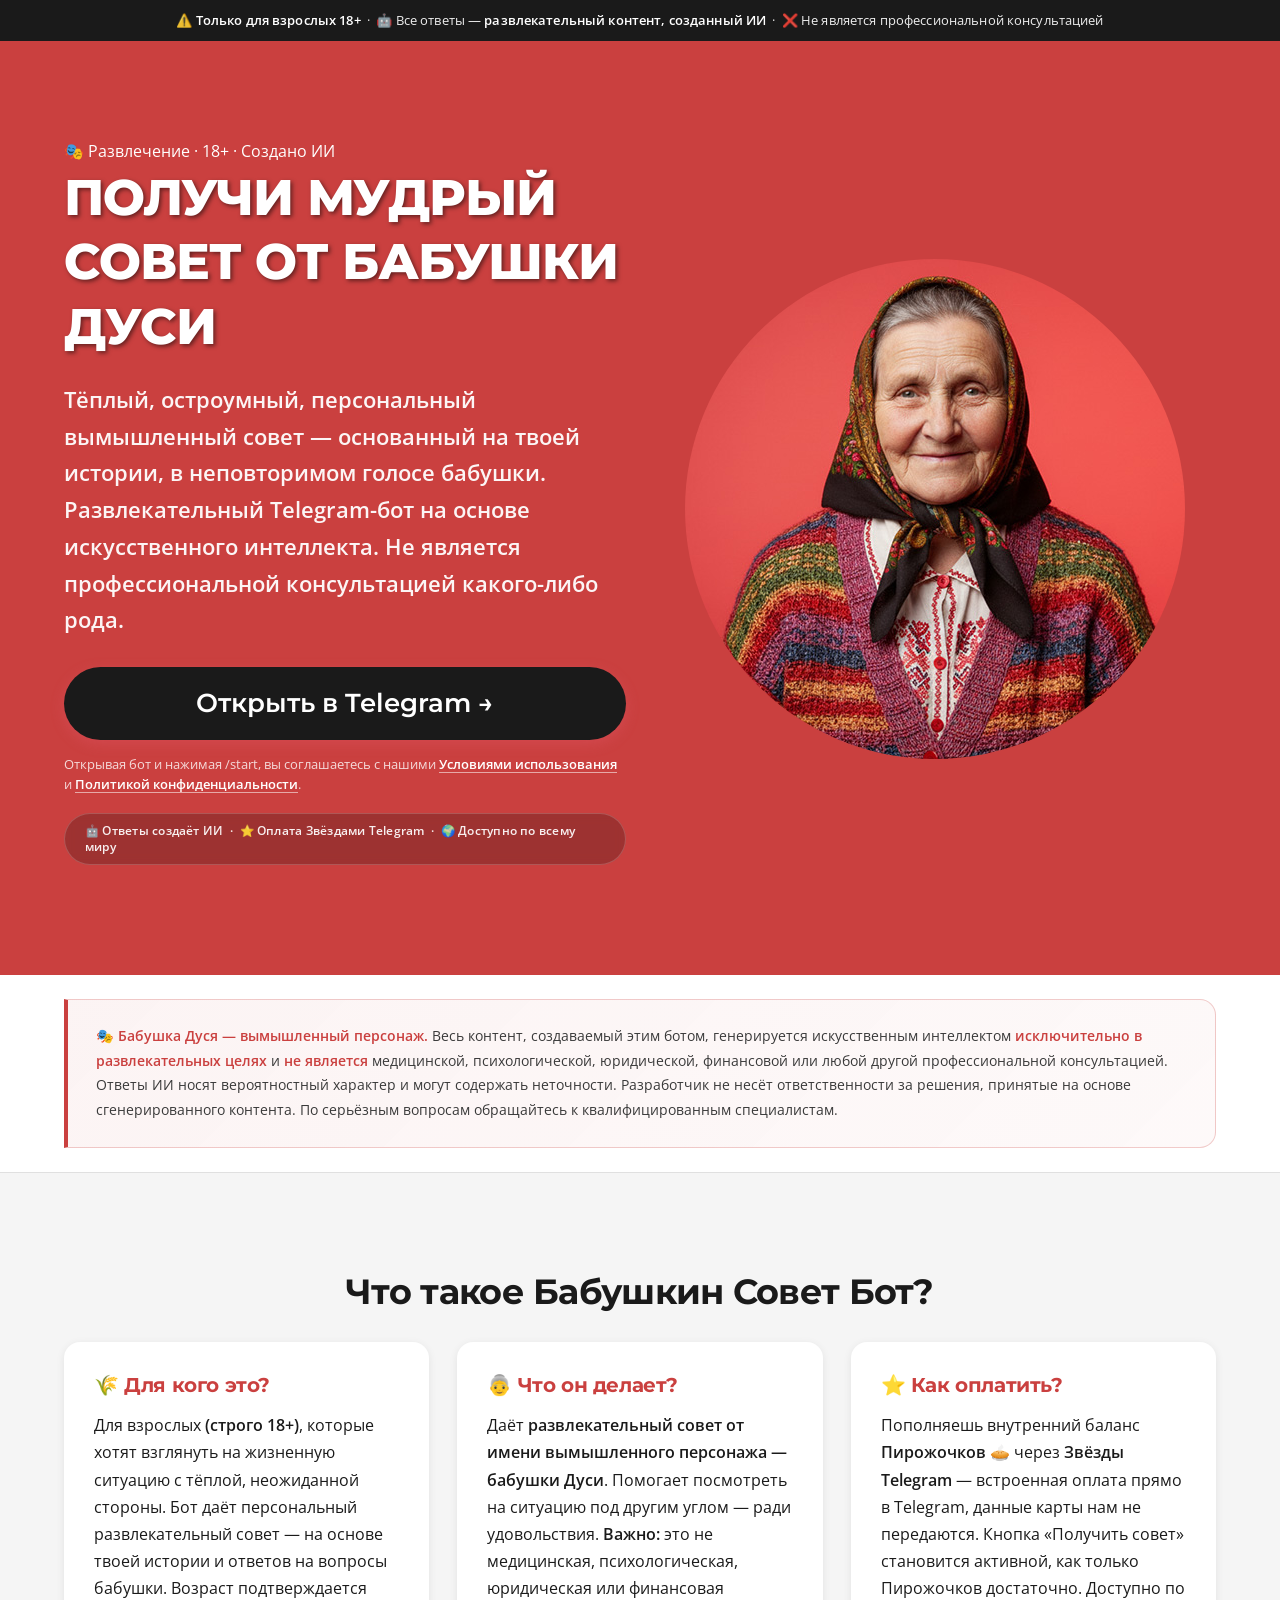
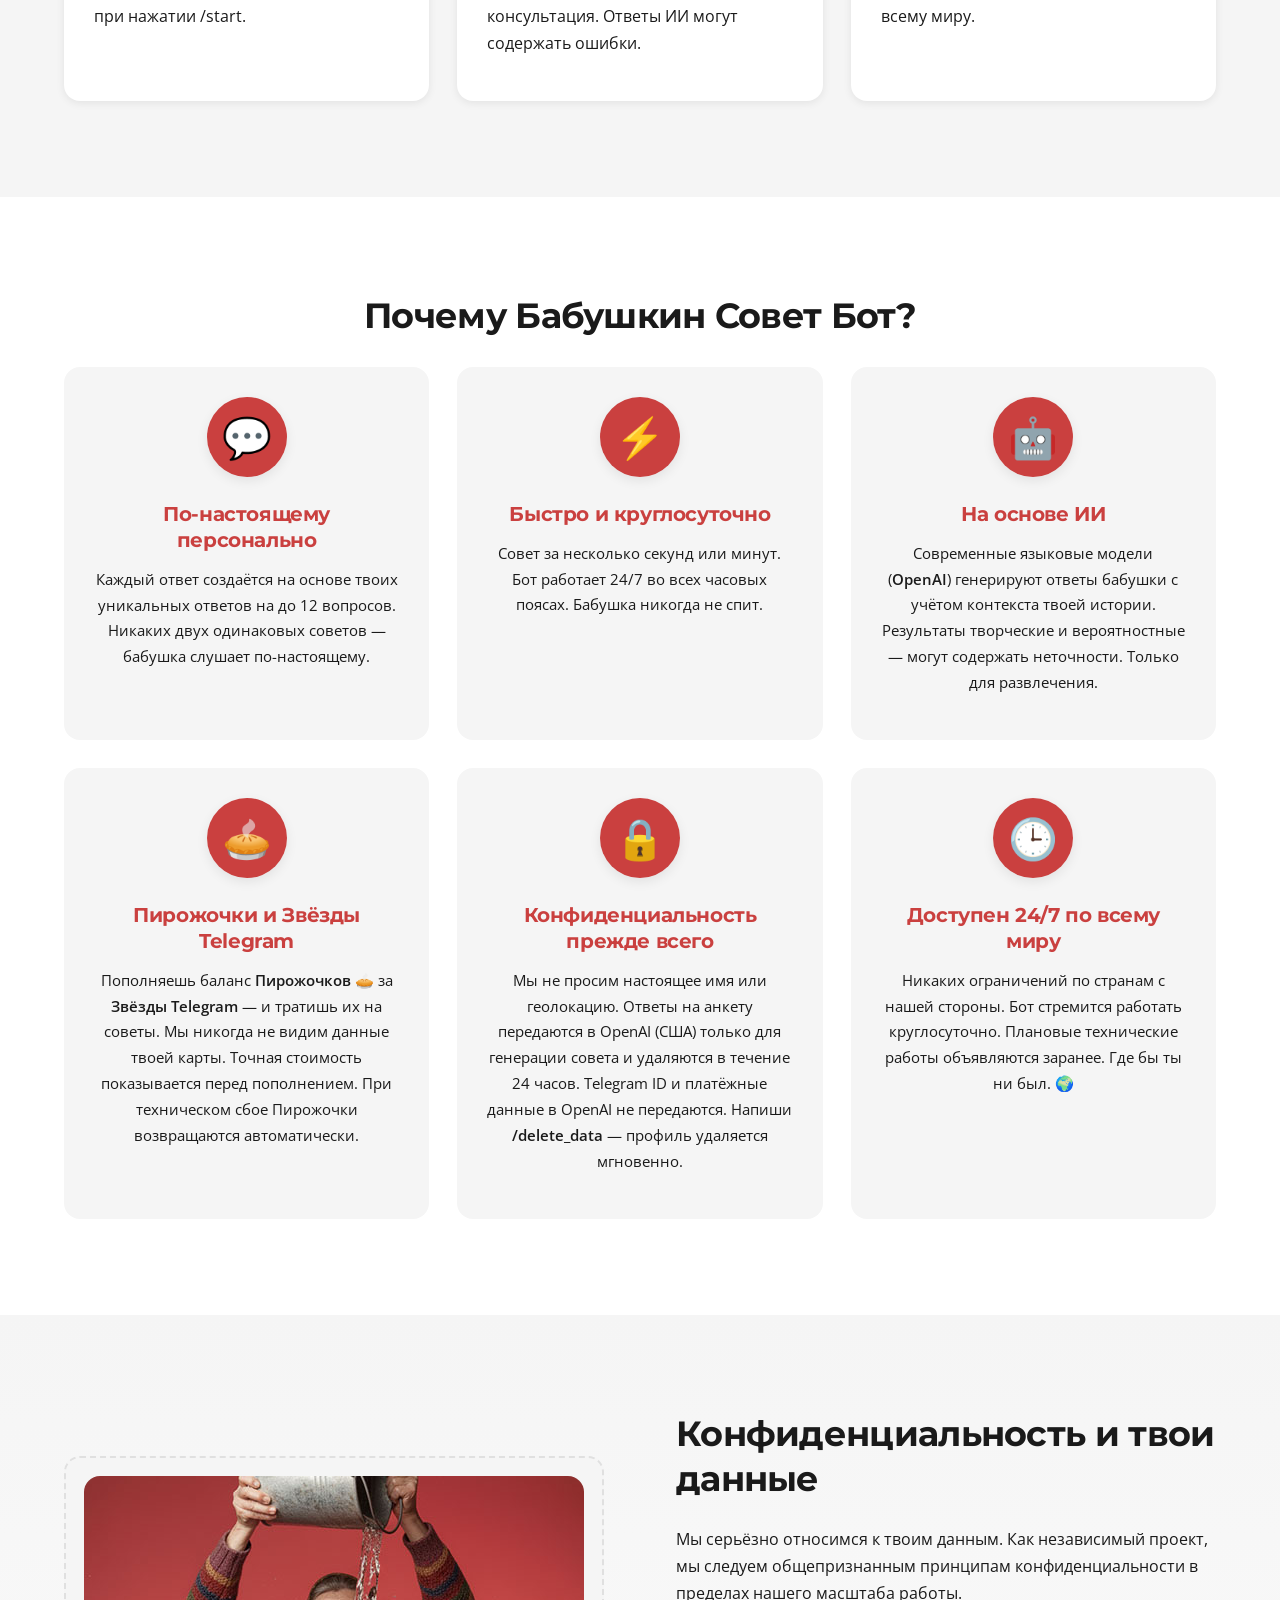
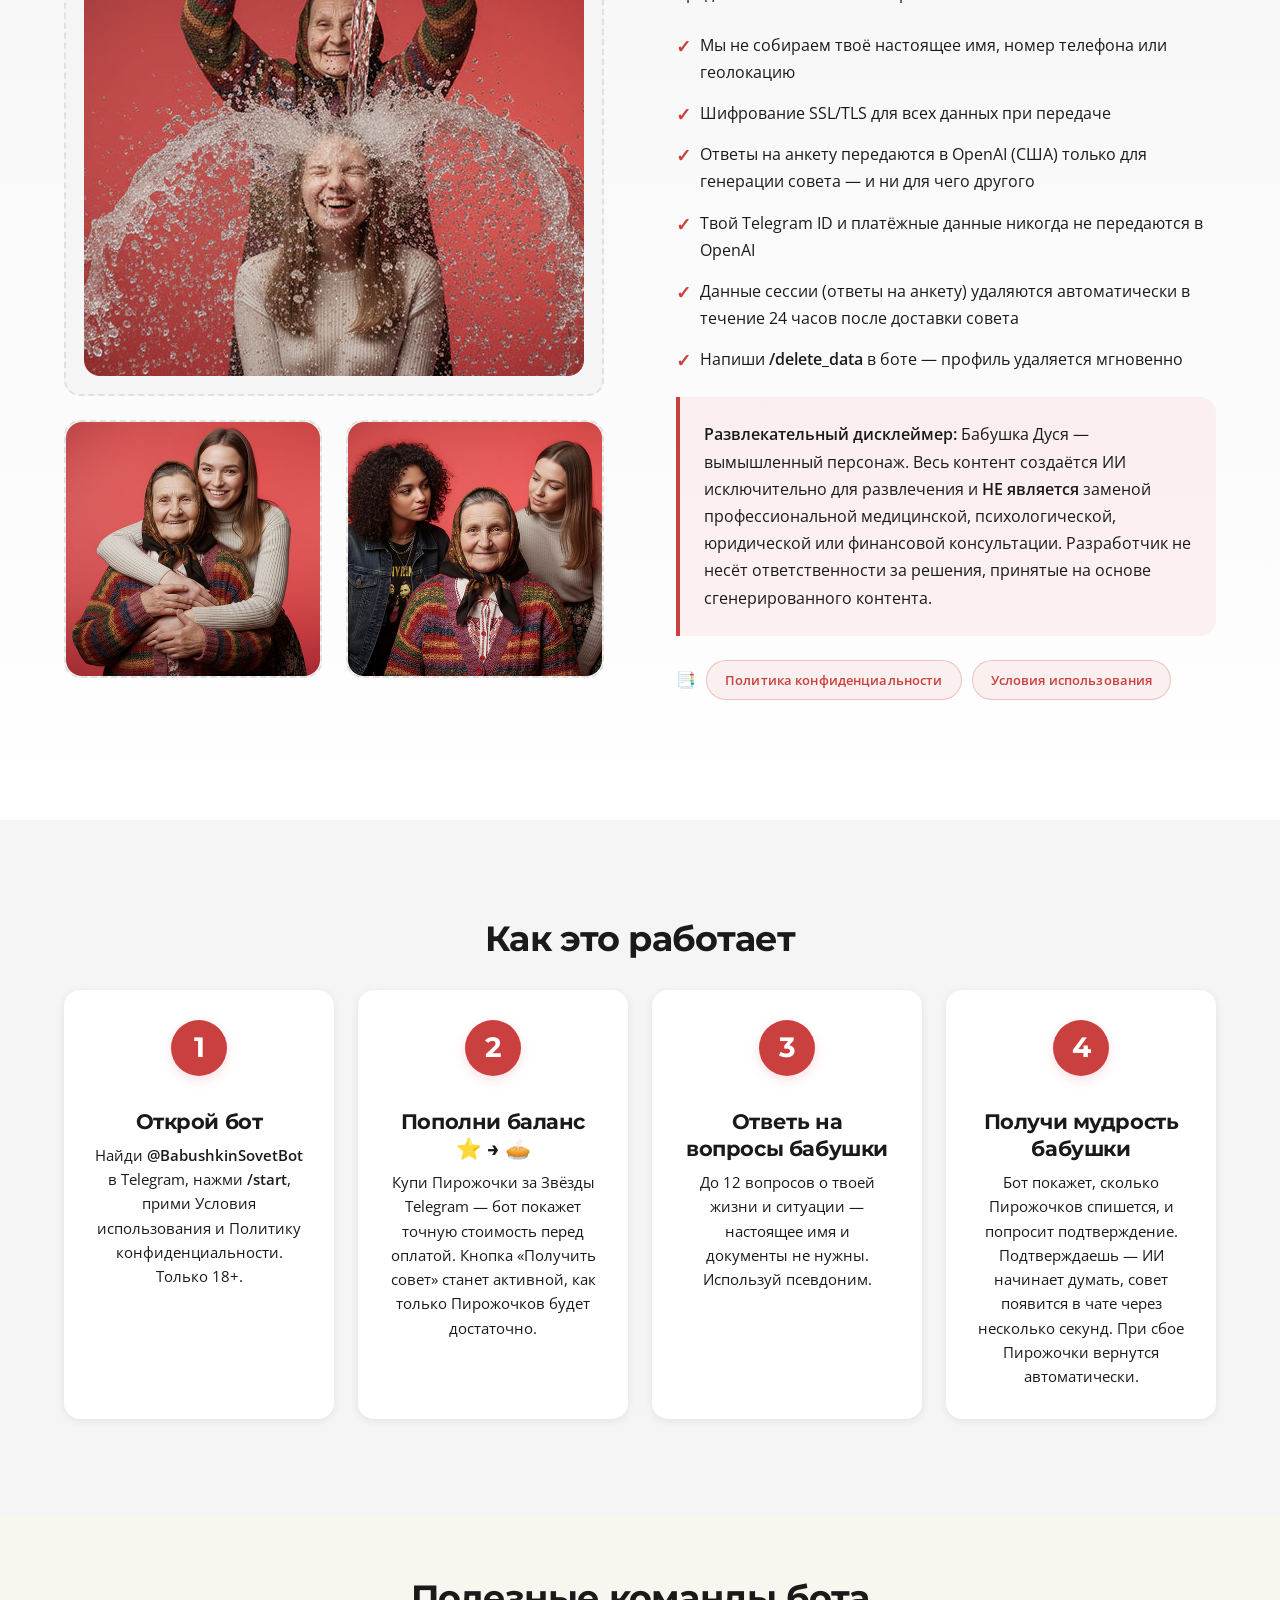
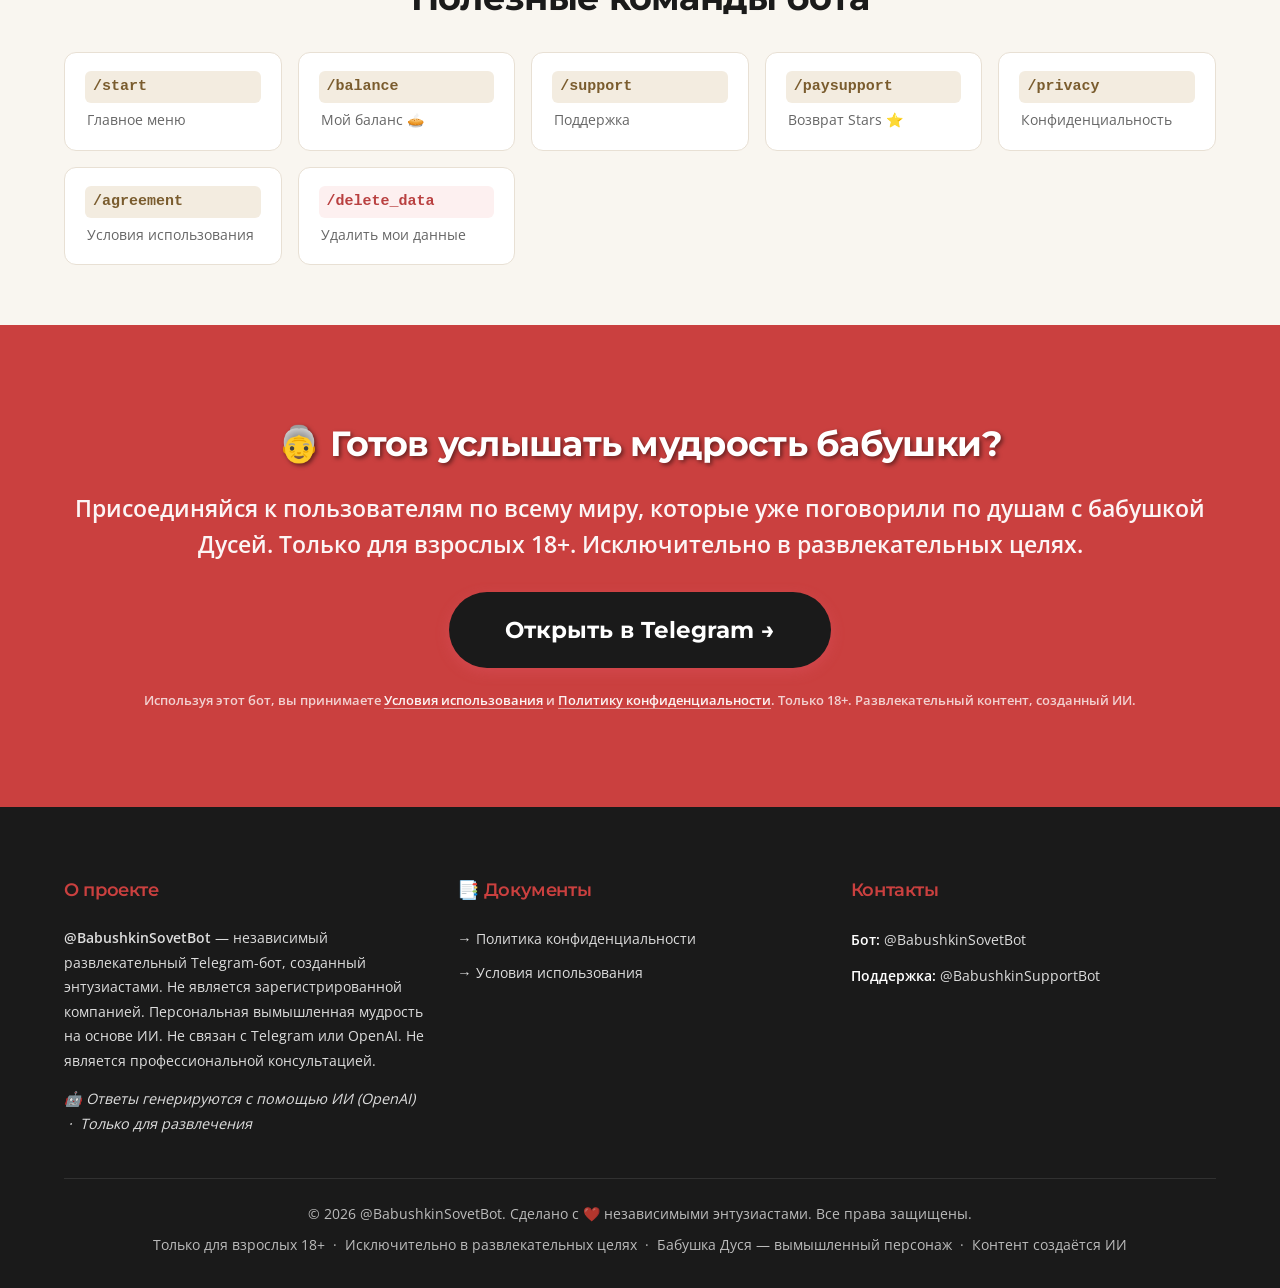
<file: index.html>
<!DOCTYPE html>
<html lang="ru">
<head>
    <meta charset="UTF-8">
    <meta name="viewport" content="width=device-width, initial-scale=1.0">
    <meta name="description" content="Бабушкин Совет Бот — развлекательный Telegram-бот для взрослых 18+. Получи персональный совет от бабушки Дуси, созданный искусственным интеллектом. Не является профессиональной консультацией.">
    <meta name="keywords" content="телеграм бот, совет ИИ, развлекательный бот, персональный совет, бот 18+, OpenAI, GPT, бот бабушка, мудрость">
    <meta name="robots" content="index, follow">
    <meta property="og:title" content="Бабушкин Совет Бот — Мудрость бабушки Дуси на основе ИИ">
    <meta property="og:description" content="Получи тёплый, персональный совет от вымышленной бабушки. Развлекательный Telegram-бот. Только 18+. Не является профессиональной консультацией.">
    <meta property="og:type" content="website">
    <title>Бабушкин Совет Бот — Мудрость бабушки Дуси на основе ИИ (18+)</title>
    <link rel="stylesheet" href="style.css">
    <link rel="icon" type="image/png" sizes="16x16" href="favicon-16x16.png">
    <link rel="icon" type="image/png" sizes="32x32" href="favicon-32x32.png">
    <link rel="icon" type="image/png" sizes="48x48" href="favicon-48x48.png">
</head>
<body>

    <!-- Баннер возраста -->
    <div class="age-banner" role="alert">
        <span>⚠️ <strong>Только для взрослых 18+</strong> &nbsp;·&nbsp; 🤖 Все ответы — <strong>развлекательный контент, созданный ИИ</strong> &nbsp;·&nbsp; ❌ Не является профессиональной консультацией</span>
    </div>

    <!-- Главный блок -->
    <section class="hero">
        <div class="container">
            <div class="hero-content">
                <div class="hero-text">
                    <div class="hero-badge">🎭 Развлечение · 18+ · Создано ИИ</div>
                    <h1>ПОЛУЧИ МУДРЫЙ СОВЕТ ОТ БАБУШКИ ДУСИ</h1>
                    <p class="hero-description">
                        Тёплый, остроумный, персональный вымышленный совет — основанный на твоей истории, в неповторимом голосе бабушки.
                        Развлекательный Telegram-бот на основе искусственного интеллекта.
                        <strong>Не является профессиональной консультацией какого-либо рода.</strong>
                    </p>
                    <div class="hero-cta">
                        <a href="https://t.me/BabushkinSovetBot" class="btn btn-primary" target="_blank" rel="noopener noreferrer">
                            Открыть в Telegram →
                        </a>
                        <p class="cta-legal-notice">
                            Открывая бот и нажимая /start, вы соглашаетесь с нашими
                            <a href="User_Agreement/">Условиями использования</a> и <a href="Privacy_Policy/">Политикой конфиденциальности</a>.
                        </p>
                        <p class="ai-notice">🤖 Ответы создаёт ИИ &nbsp;·&nbsp; ⭐ Оплата Звёздами Telegram &nbsp;·&nbsp; 🌍 Доступно по всему миру</p>
                    </div>
                </div>

                <div class="hero-image">
                    <img src="img/baba-dusya.jpg" class="responsive-img-indx" alt="Бабушка Дуся — вымышленный персонаж">
                </div>
            </div>
        </div>
    </section>

    <!-- Важный дисклеймер -->
    <section class="disclaimer-section">
        <div class="container">
            <div class="disclaimer-box">
                <p>
                    🎭 <strong>Бабушка Дуся — вымышленный персонаж.</strong> Весь контент, создаваемый этим ботом, генерируется искусственным интеллектом <strong>исключительно в развлекательных целях</strong> и <strong>не является</strong> медицинской, психологической, юридической, финансовой или любой другой профессиональной консультацией. Ответы ИИ носят вероятностный характер и могут содержать неточности. Разработчик не несёт ответственности за решения, принятые на основе сгенерированного контента. По серьёзным вопросам обращайтесь к квалифицированным специалистам.
                </p>
            </div>
        </div>
    </section>

    <!-- О боте -->
    <section class="about">
        <div class="container">
            <h2>Что такое Бабушкин Совет Бот?</h2>
            <div class="about-content">
                <div class="about-block">
                    <h3>🌾 Для кого это?</h3>
                    <p>
                        Для взрослых <strong>(строго 18+)</strong>, которые хотят взглянуть на жизненную ситуацию с тёплой, неожиданной стороны.
                        Бот даёт персональный развлекательный совет — на основе твоей истории и ответов на вопросы бабушки. Возраст подтверждается при нажатии /start.
                    </p>
                </div>
                <div class="about-block">
                    <h3>👵 Что он делает?</h3>
                    <p>
                        Даёт <strong>развлекательный совет от имени вымышленного персонажа — бабушки Дуси</strong>.
                        Помогает посмотреть на ситуацию под другим углом — ради удовольствия. <strong>Важно:</strong> это не медицинская, психологическая, юридическая или финансовая консультация. Ответы ИИ могут содержать ошибки.
                    </p>
                </div>
                <div class="about-block">
                    <h3>⭐ Как оплатить?</h3>
                    <p>
                        Пополняешь внутренний баланс <strong>Пирожочков 🥧</strong> через <strong>Звёзды Telegram</strong> — встроенная оплата прямо в Telegram, данные карты нам не передаются. Кнопка «Получить совет» становится активной, как только Пирожочков достаточно. Доступно по всему миру.
                    </p>
                </div>
            </div>
        </div>
    </section>

    <!-- Преимущества -->
    <section class="features">
        <div class="container">
            <h2>Почему Бабушкин Совет Бот?</h2>
            <div class="features-grid">

                <div class="feature-card">
                    <div class="feature-icon">
                        <div class="icon-placeholder">💬</div>
                    </div>
                    <h3>По-настоящему персонально</h3>
                    <p>
                        Каждый ответ создаётся на основе твоих уникальных ответов на до 12 вопросов.
                        Никаких двух одинаковых советов — бабушка слушает по-настоящему.
                    </p>
                </div>

                <div class="feature-card">
                    <div class="feature-icon">
                        <div class="icon-placeholder">⚡</div>
                    </div>
                    <h3>Быстро и круглосуточно</h3>
                    <p>
                        Совет за несколько секунд или минут. Бот работает 24/7 во всех часовых поясах.
                        Бабушка никогда не спит.
                    </p>
                </div>

                <div class="feature-card">
                    <div class="feature-icon">
                        <div class="icon-placeholder">🤖</div>
                    </div>
                    <h3>На основе ИИ</h3>
                    <p>
                        Современные языковые модели (<strong>OpenAI</strong>) генерируют ответы бабушки с учётом контекста твоей истории.
                        Результаты творческие и вероятностные — могут содержать неточности. Только для развлечения.
                    </p>
                </div>

                <div class="feature-card">
                    <div class="feature-icon">
                        <div class="icon-placeholder">🥧</div>
                    </div>
                    <h3>Пирожочки и Звёзды Telegram</h3>
                    <p>
                        Пополняешь баланс <strong>Пирожочков 🥧</strong> за <strong>Звёзды Telegram</strong> — и тратишь их на советы. Мы никогда не видим данные твоей карты. Точная стоимость показывается перед пополнением. При техническом сбое Пирожочки возвращаются автоматически.
                    </p>
                </div>

                <div class="feature-card">
                    <div class="feature-icon">
                        <div class="icon-placeholder">🔒</div>
                    </div>
                    <h3>Конфиденциальность прежде всего</h3>
                    <p>
                        Мы не просим настоящее имя или геолокацию. Ответы на анкету передаются в OpenAI (США) только для генерации совета и удаляются в течение 24 часов.
                        Telegram ID и платёжные данные в OpenAI не передаются.
                        Напиши <strong>/delete_data</strong> — профиль удаляется мгновенно.
                    </p>
                </div>

                <div class="feature-card">
                    <div class="feature-icon">
                        <div class="icon-placeholder">🕒</div>
                    </div>
                    <h3>Доступен 24/7 по всему миру</h3>
                    <p>
                        Никаких ограничений по странам с нашей стороны. Бот стремится работать круглосуточно.
                        Плановые технические работы объявляются заранее. Где бы ты ни был. 🌍
                    </p>
                </div>

            </div>
        </div>
    </section>

    <!-- Доверие и конфиденциальность -->
    <section class="trust">
        <div class="container">
            <div class="trust-content">
                <div class="trust-images">
                    <div class="trust-image-grid">
                        <div class="trust-image-placeholder">
                            <img src="img/baba-dusya-play.jpg" class="responsive-img" alt="Скриншот бота">
                        </div>
                        <div class="trust-image-placeholder">
                            <img src="img/baba-dusya-start.jpg" class="responsive-img" alt="Скриншот бота">
                        </div>
                        <div class="trust-image-placeholder">
                            <img src="img/baba-dusya-qw.jpg" class="responsive-img" alt="Скриншот бота">
                        </div>
                    </div>
                </div>
                <div class="trust-text">
                    <h2>Конфиденциальность и твои данные</h2>
                    <p>
                        Мы серьёзно относимся к твоим данным. Как независимый проект, мы следуем общепризнанным принципам конфиденциальности в пределах нашего масштаба работы.
                    </p>
                    <ul class="trust-list">
                        <li>Мы не собираем твоё настоящее имя, номер телефона или геолокацию</li>
                        <li>Шифрование SSL/TLS для всех данных при передаче</li>
                        <li>Ответы на анкету передаются в OpenAI (США) только для генерации совета — и ни для чего другого</li>
                        <li>Твой Telegram ID и платёжные данные никогда не передаются в OpenAI</li>
                        <li>Данные сессии (ответы на анкету) удаляются автоматически в течение 24 часов после доставки совета</li>
                        <li>Напиши <strong>/delete_data</strong> в боте — профиль удаляется мгновенно</li>
                    </ul>
                    <p class="trust-note">
                        <strong>Развлекательный дисклеймер:</strong> Бабушка Дуся — вымышленный персонаж. Весь контент создаётся ИИ исключительно для развлечения
                        и <strong>НЕ является</strong> заменой профессиональной медицинской, психологической, юридической или финансовой консультации.
                        Разработчик не несёт ответственности за решения, принятые на основе сгенерированного контента.
                    </p>
                    <p class="trust-docs">
                        📑 <a href="Privacy_Policy/">Политика конфиденциальности</a> <a href="User_Agreement/">Условия использования</a>
                    </p>
                </div>
            </div>
        </div>
    </section>

    <!-- Как это работает -->
    <section class="how-it-works">
        <div class="container">
            <h2>Как это работает</h2>
            <div class="steps">

                <div class="step">
                    <div class="step-number">1</div>
                    <div class="step-content">
                        <h3>Открой бот</h3>
                        <p>Найди <strong>@BabushkinSovetBot</strong> в Telegram, нажми <strong>/start</strong>, прими Условия использования и Политику конфиденциальности. Только 18+.</p>
                    </div>
                </div>
				
				<div class="step">
                    <div class="step-number">2</div>
                    <div class="step-content">
                        <h3>Пополни баланс ⭐ → 🥧</h3>
                        <p>Купи Пирожочки за Звёзды Telegram — бот покажет точную стоимость перед оплатой. Кнопка «Получить совет» станет активной, как только Пирожочков будет достаточно.</p>
                    </div>
                </div>

                <div class="step">
                    <div class="step-number">3</div>
                    <div class="step-content">
                        <h3>Ответь на вопросы бабушки</h3>
                        <p>До 12 вопросов о твоей жизни и ситуации — настоящее имя и документы не нужны. Используй псевдоним.</p>
                    </div>
                </div>

                <div class="step">
                 <div class="step-number">4</div>
               <div class="step-content">
               <h3>Получи мудрость бабушки</h3>
               <p>Бот покажет, сколько Пирожочков спишется, и попросит подтверждение. Подтверждаешь — ИИ начинает думать, совет появится в чате через несколько секунд. При сбое Пирожочки вернутся автоматически.</p>
                </div>
               </div>

            </div>
        </div>
    </section>
	
	<!-- Команды бота -->
<section class="commands">
    <div class="container">
        <h2>Полезные команды бота</h2>
        <div class="commands-grid">

            <div class="command-card">
                <span class="command-name">/start</span>
                <span class="command-desc">Главное меню</span>
            </div>

            <div class="command-card">
                <span class="command-name">/balance</span>
                <span class="command-desc">Мой баланс 🥧</span>
            </div>

            <div class="command-card">
                <span class="command-name">/support</span>
                <span class="command-desc">Поддержка</span>
            </div>

            <div class="command-card">
                <span class="command-name">/paysupport</span>
                <span class="command-desc">Возврат Stars ⭐</span>
            </div>

            <div class="command-card">
                <span class="command-name">/privacy</span>
                <span class="command-desc">Конфиденциальность</span>
            </div>

            <div class="command-card">
                <span class="command-name">/agreement</span>
                <span class="command-desc">Условия использования</span>
            </div>

            <div class="command-card command-card--danger">
                <span class="command-name">/delete_data</span>
                <span class="command-desc">Удалить мои данные</span>
            </div>

        </div>
    </div>
</section>

    <!-- Призыв к действию -->
    <section class="cta">
        <div class="container">
            <div class="cta-content">
                <h2>👵 Готов услышать мудрость бабушки?</h2>
                <p>Присоединяйся к пользователям по всему миру, которые уже поговорили по душам с бабушкой Дусей. Только для взрослых 18+. Исключительно в развлекательных целях.</p>
                <a href="https://t.me/BabushkinSovetBot" class="btn btn-primary btn-large" target="_blank" rel="noopener noreferrer">
                    Открыть в Telegram →
                </a>
                <p class="cta-legal-notice">
                    Используя этот бот, вы принимаете <a href="User_Agreement/">Условия использования</a> и <a href="Privacy_Policy/">Политику конфиденциальности</a>.
                    Только 18+. Развлекательный контент, созданный ИИ.
                </p>
            </div>
        </div>
    </section>

    <!-- Подвал -->
    <footer class="footer">
        <div class="container">
            <div class="footer-content">

                <div class="footer-section">
                    <h4>О проекте</h4>
                    <p>
                        <strong>@BabushkinSovetBot</strong> — независимый развлекательный Telegram-бот,
                        созданный энтузиастами. Не является зарегистрированной компанией. Персональная вымышленная мудрость на основе ИИ.
                        Не связан с Telegram или OpenAI. Не является профессиональной консультацией.
                    </p>
                    <p class="footer-ai-notice">
                        🤖 Ответы генерируются с помощью ИИ (OpenAI) &nbsp;·&nbsp; Только для развлечения
                    </p>
                </div>

                <div class="footer-section">
                    <h4>📑 Документы</h4>
                    <ul class="footer-links">
                        <li><a href="Privacy_Policy/">→ Политика конфиденциальности</a></li>
                        <li><a href="User_Agreement/">→ Условия использования</a></li>
                    </ul>
                </div>

                <div class="footer-section">
                    <h4>Контакты</h4>
                    <ul class="footer-contacts">
                        <li><strong>Бот:</strong> <a href="https://t.me/BabushkinSovetBot" target="_blank" rel="noopener noreferrer">@BabushkinSovetBot</a></li>
                        <li><strong>Поддержка:</strong> <a href="https://t.me/BabushkinSupportBot" target="_blank" rel="noopener noreferrer">@BabushkinSupportBot</a></li>
                    </ul>
                </div>

            </div>

            <div class="footer-bottom">
                <p>&copy; 2026 @BabushkinSovetBot. Сделано с ❤️ независимыми энтузиастами. Все права защищены.</p>
                <p>Только для взрослых 18+ &nbsp;·&nbsp; Исключительно в развлекательных целях &nbsp;·&nbsp; Бабушка Дуся — вымышленный персонаж &nbsp;·&nbsp; Контент создаётся ИИ</p>
            </div>
        </div>
    </footer>

</body>
</html>
</file>
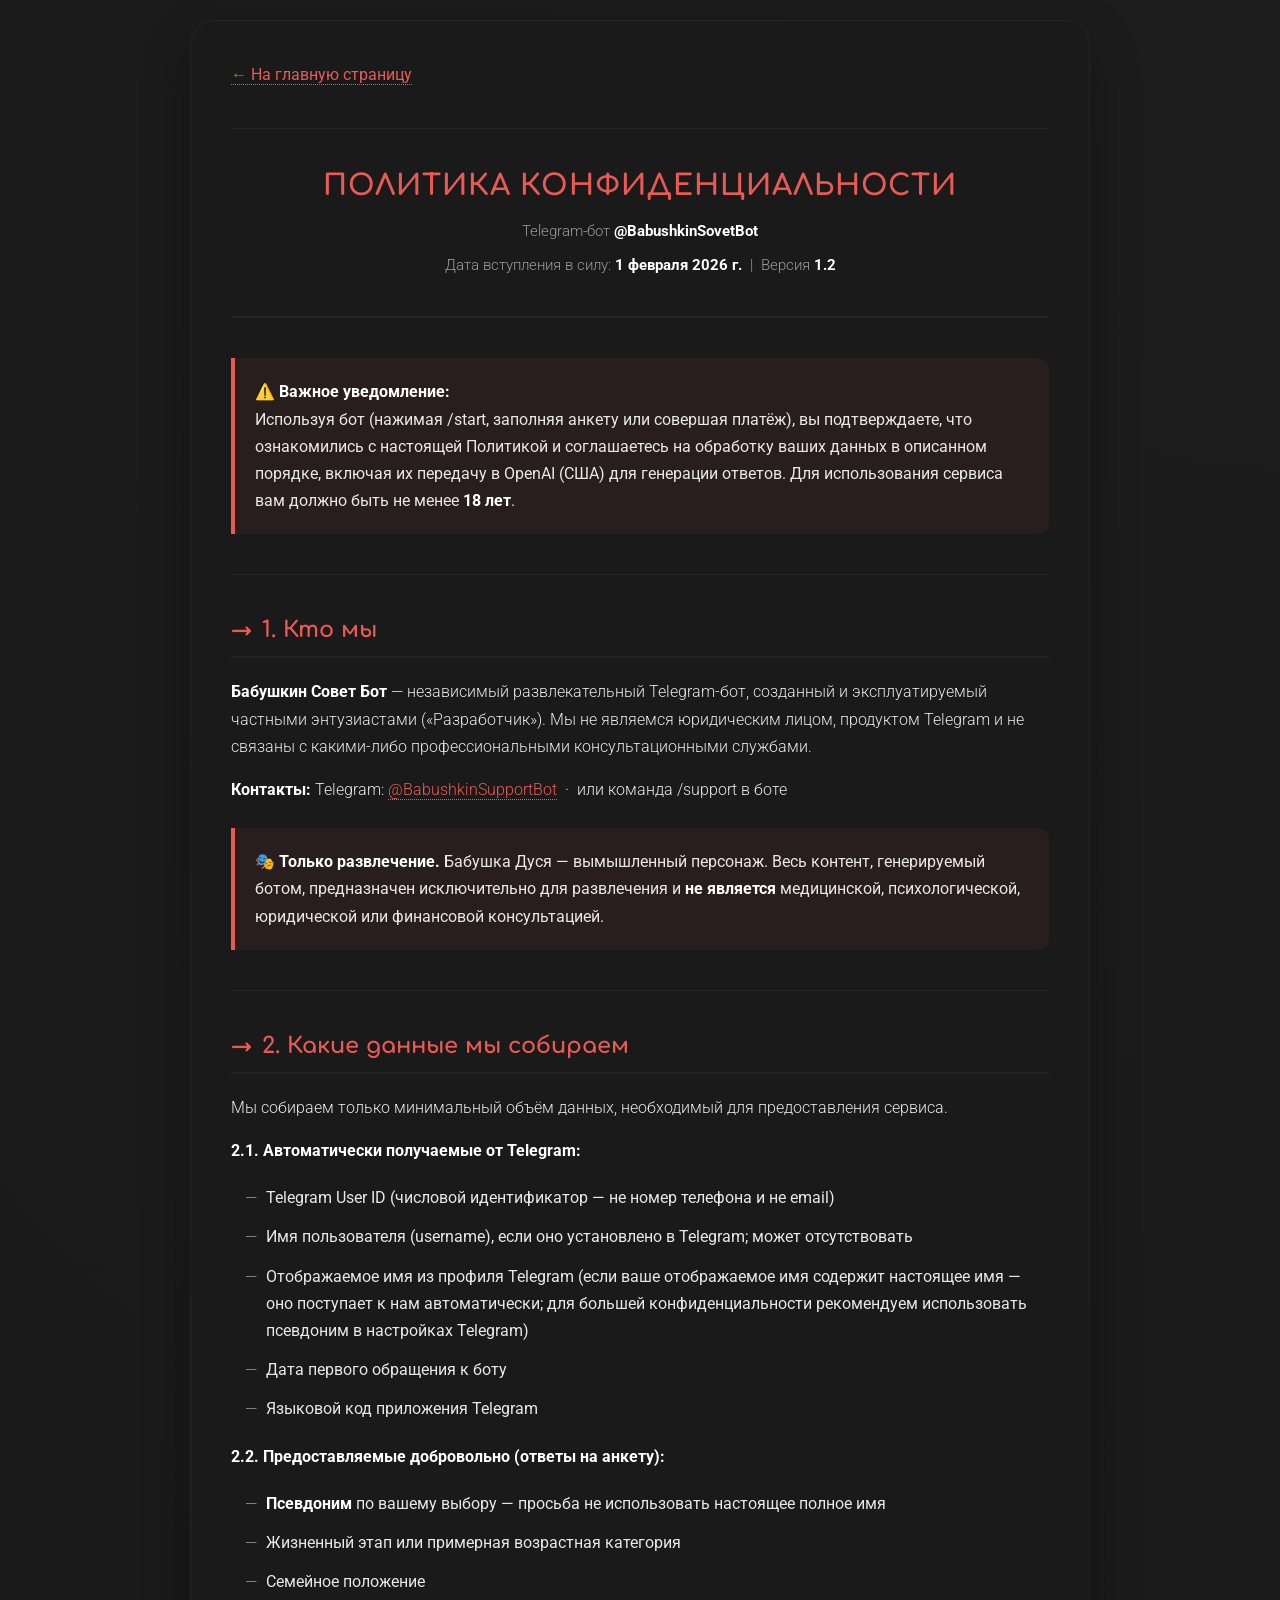
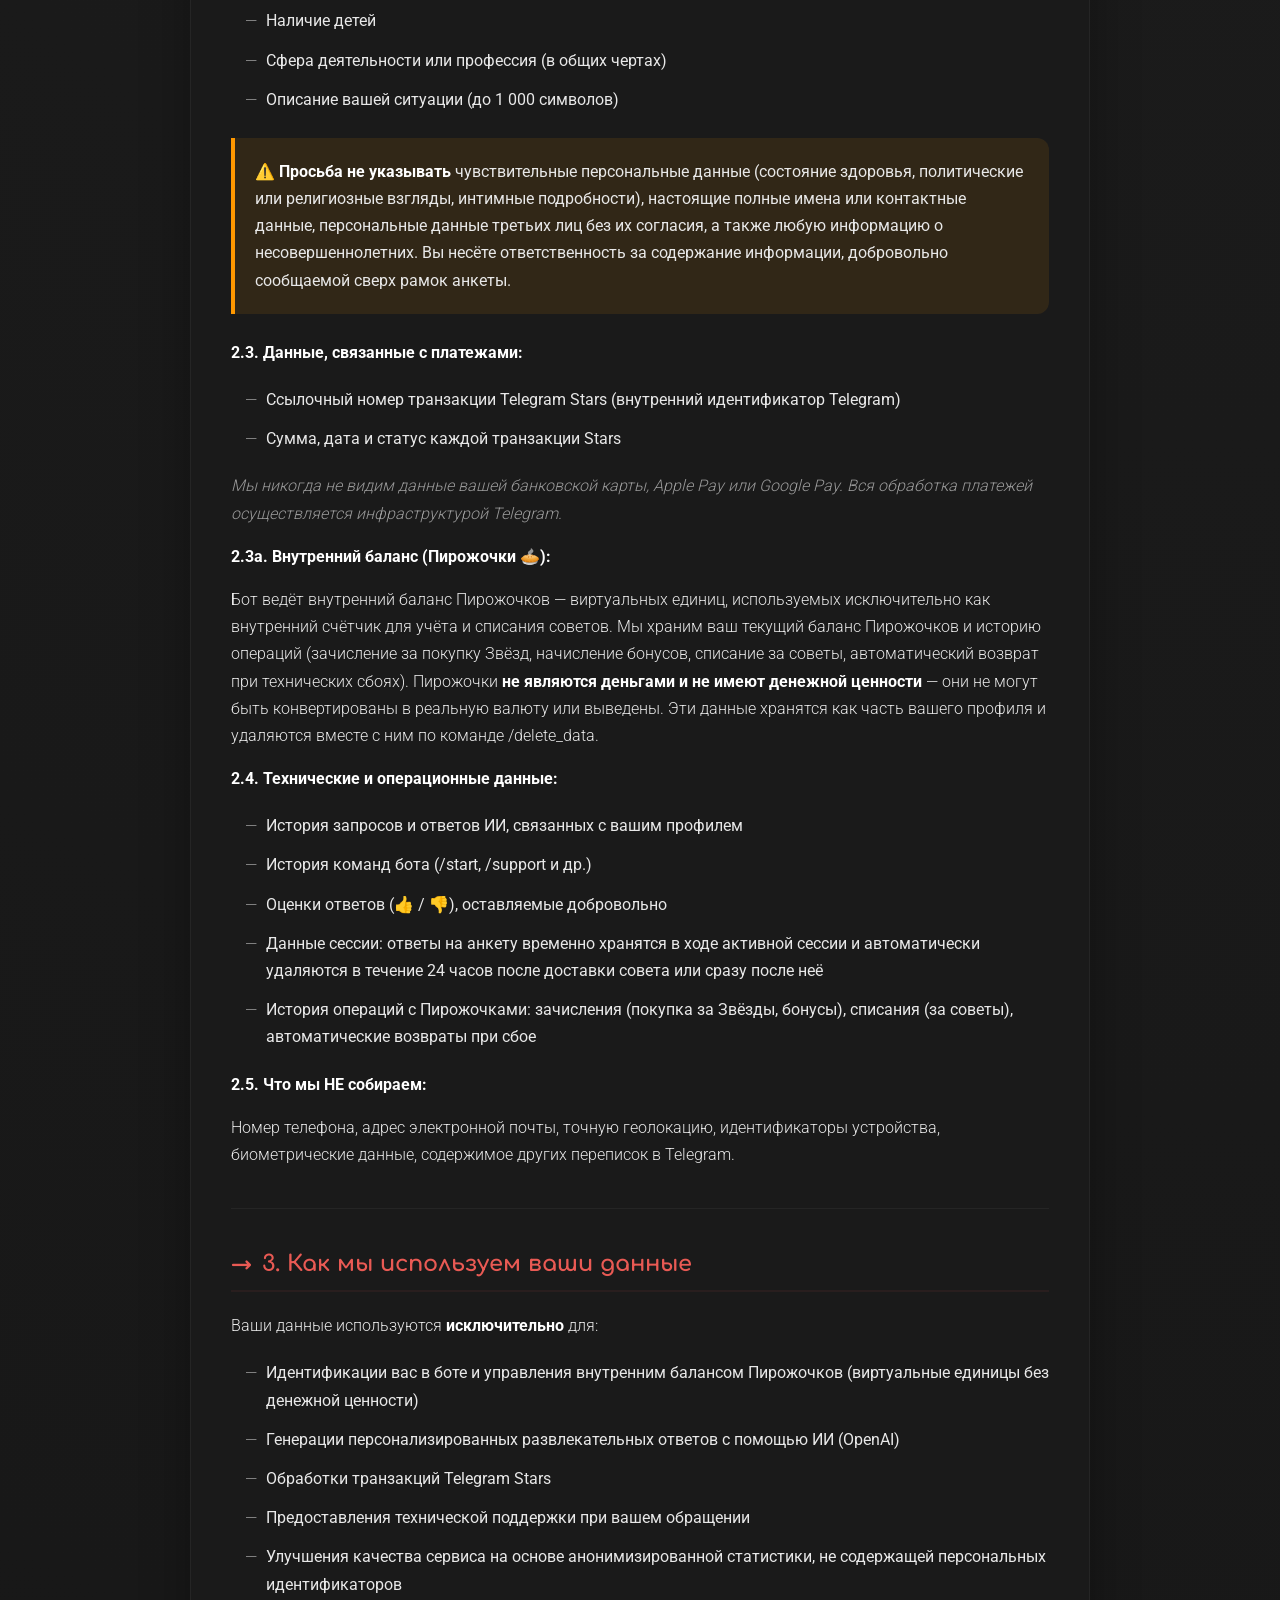
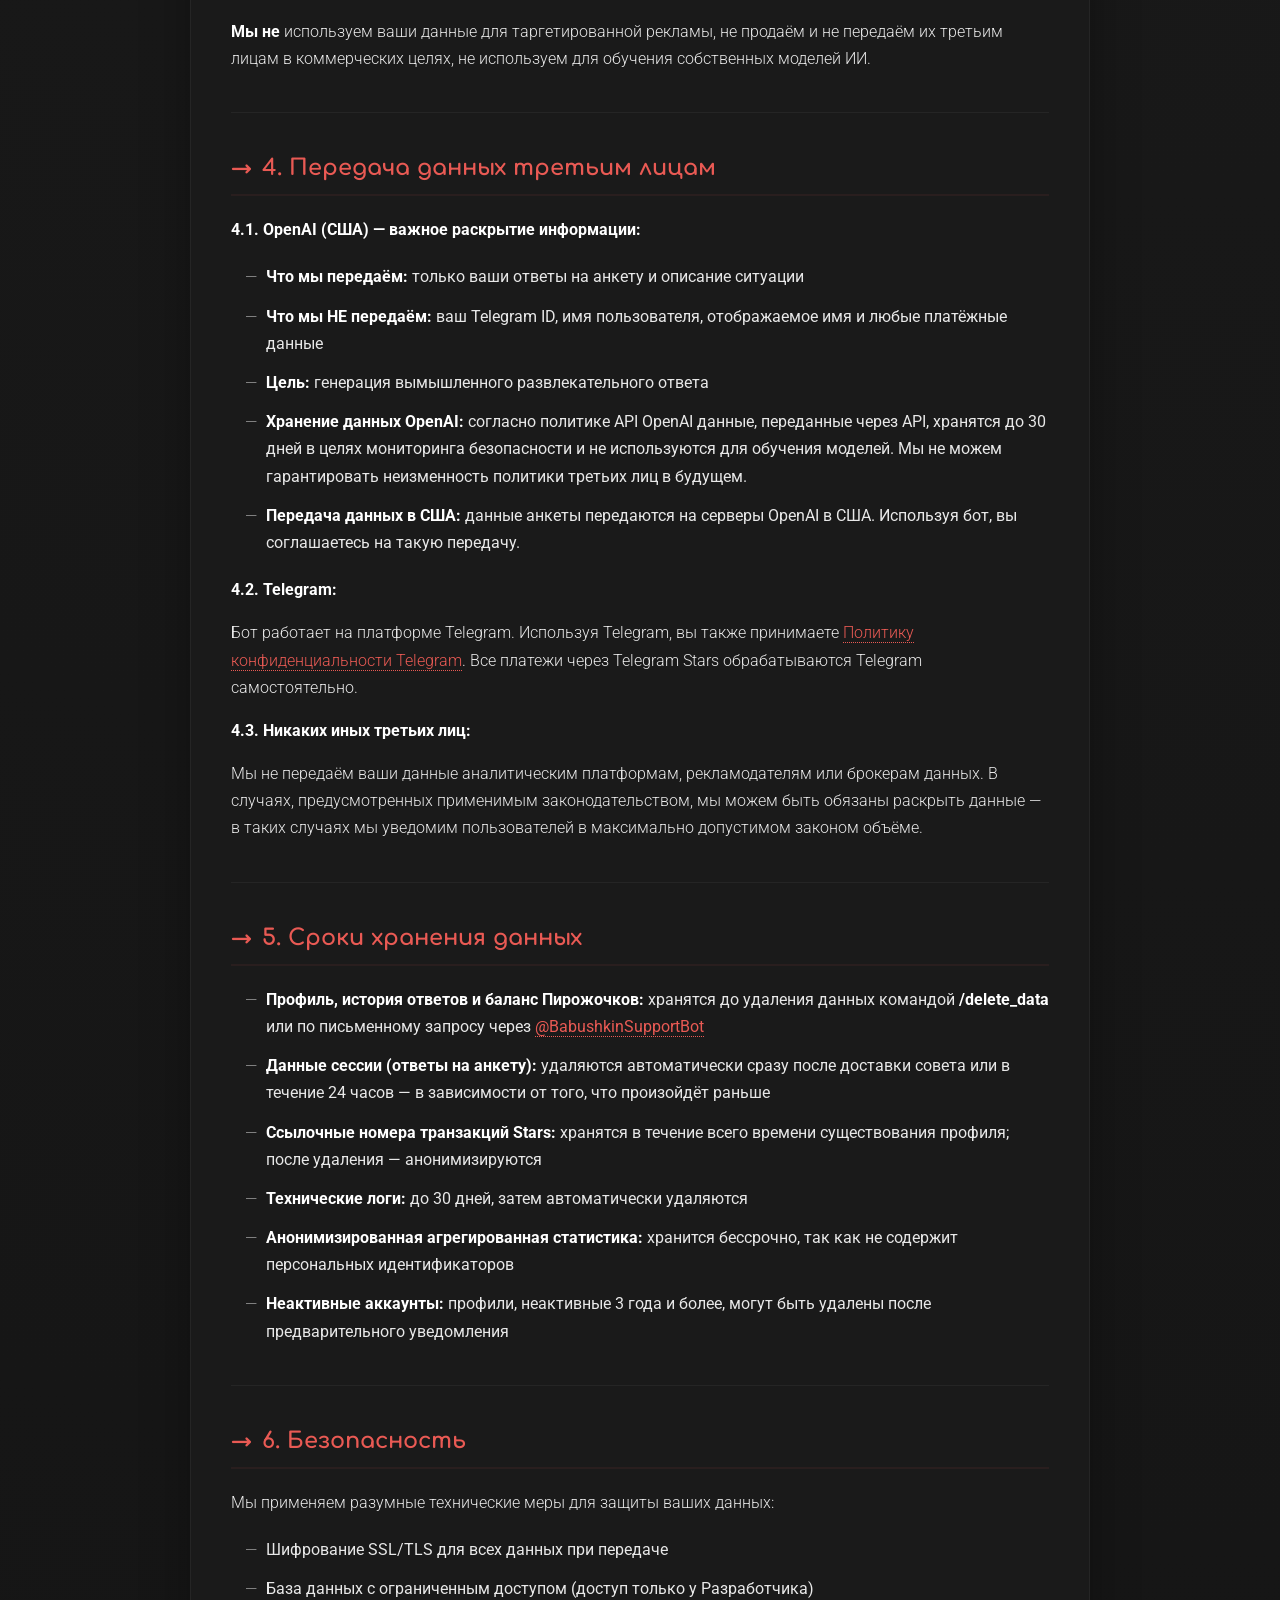
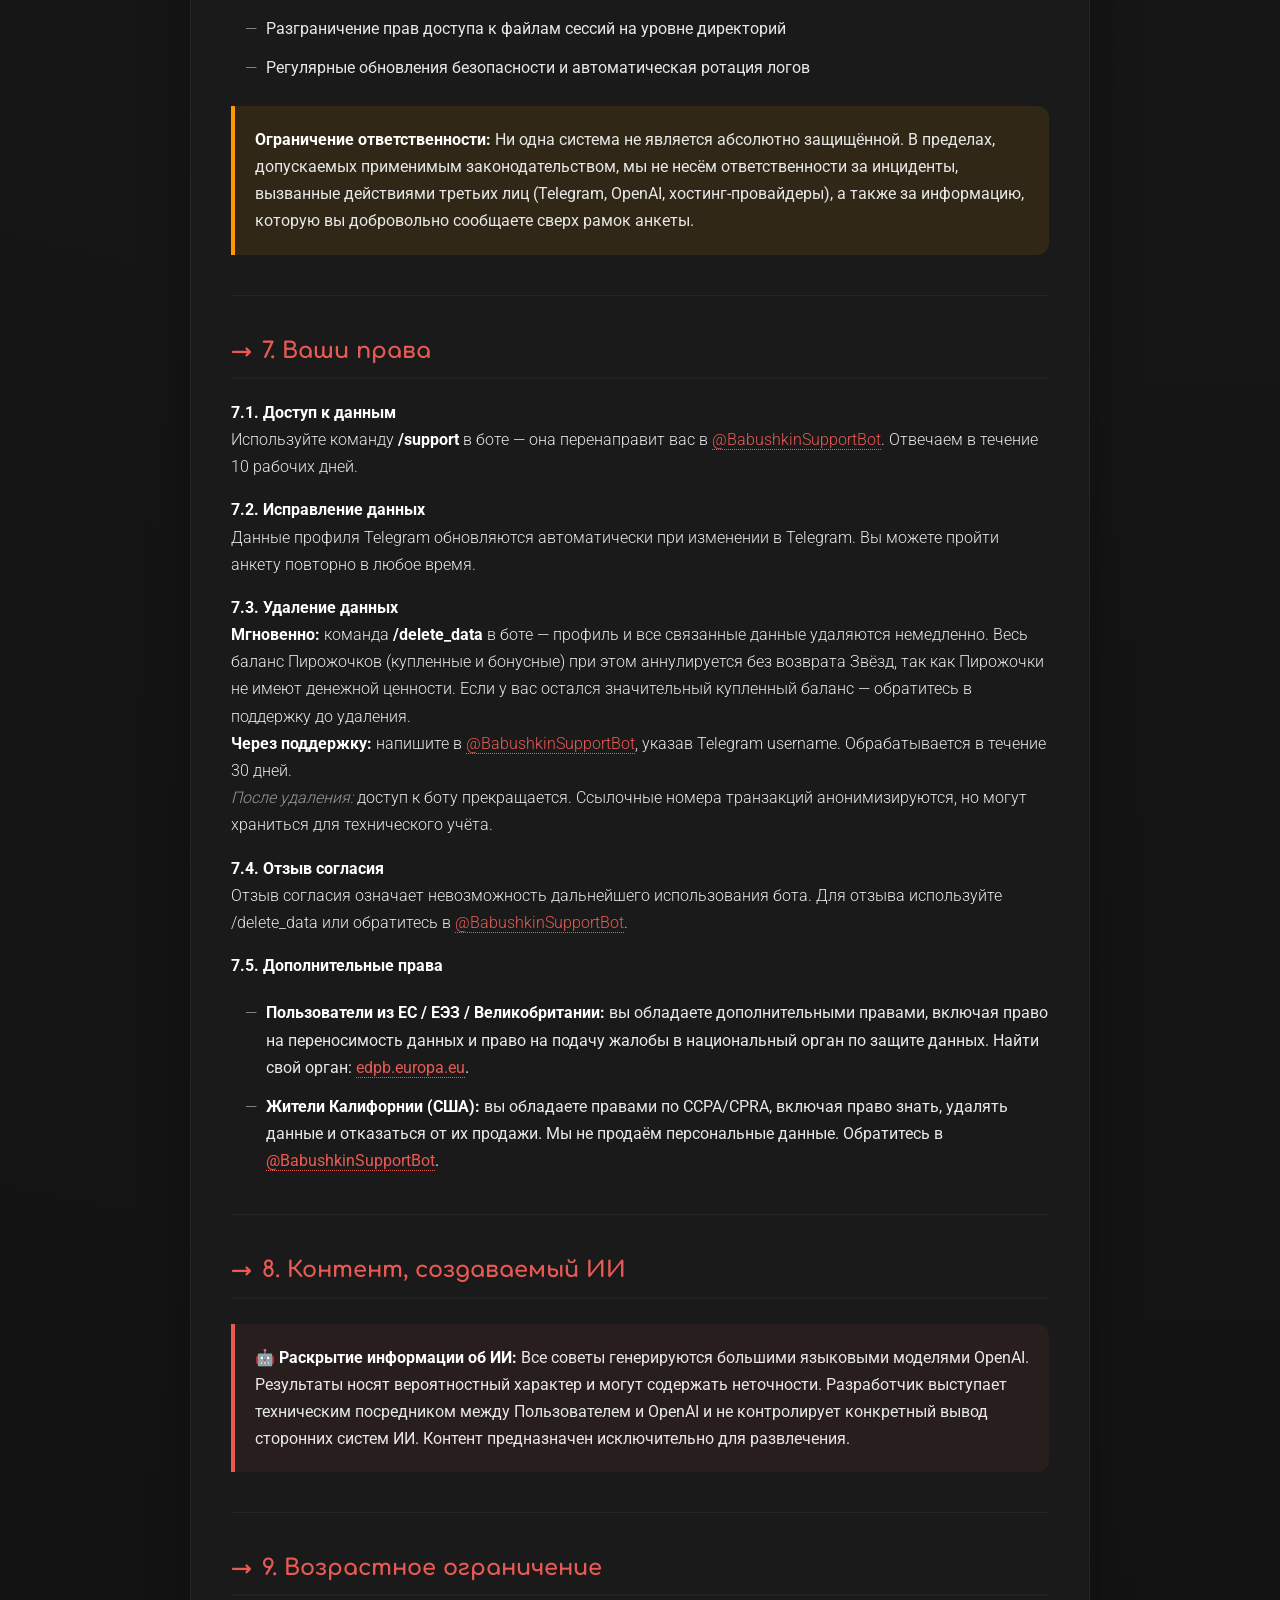
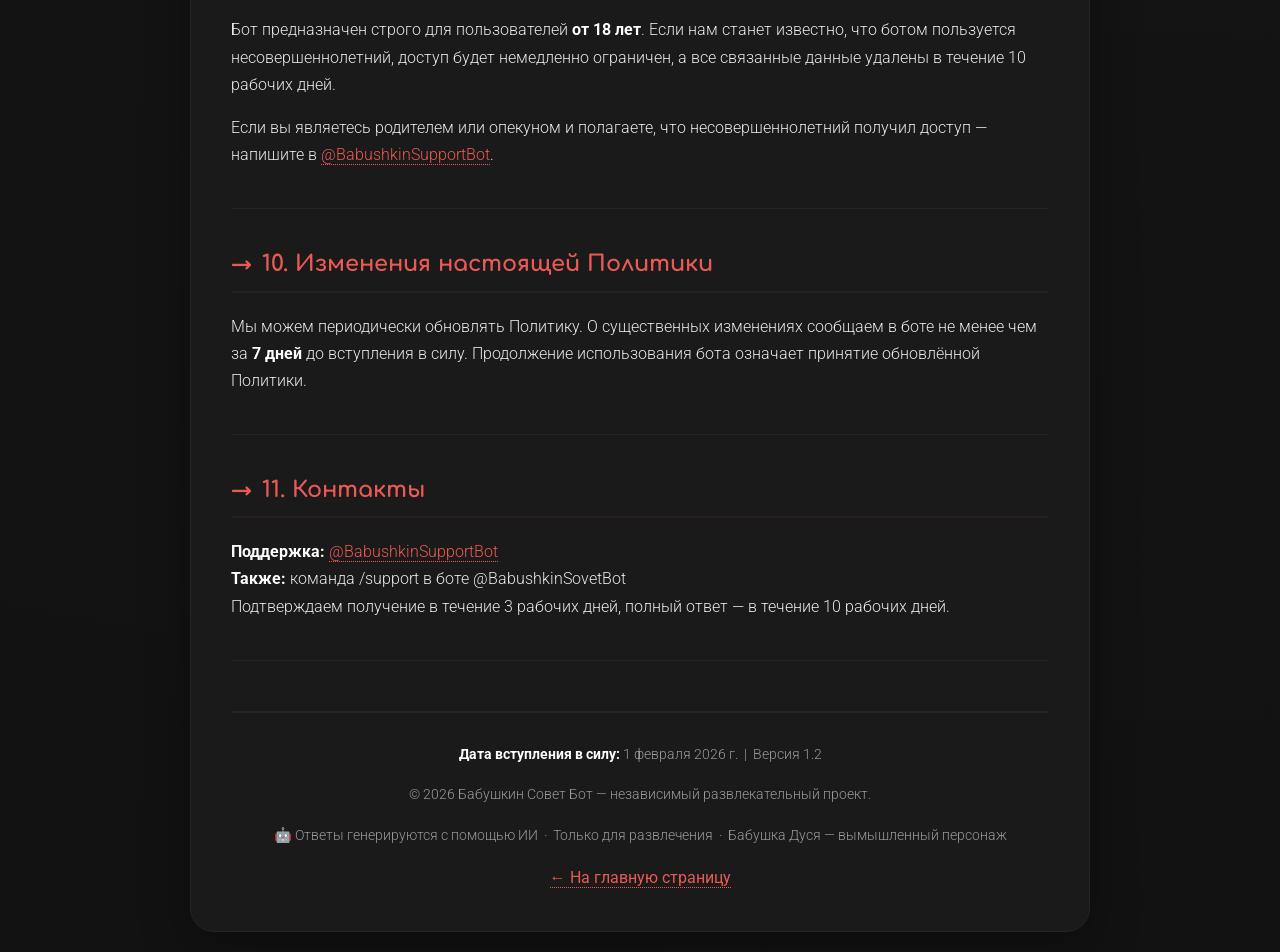
<file: Privacy_Policy/index.html>
<!DOCTYPE html>
<html lang="ru">
<head>
    <meta charset="UTF-8">
    <meta name="viewport" content="width=device-width, initial-scale=1.0">
    <meta name="description" content="Политика конфиденциальности Бабушкин Совет Бот — развлекательный Telegram-бот. Сбор данных, интеграция с OpenAI, ваши права. Только 18+.">
    <meta name="robots" content="noindex, follow">
    <title>Политика конфиденциальности — Бабушкин Совет Бот</title>
    <link rel="stylesheet" href="style.css">
    <link rel="icon" type="image/png" sizes="16x16" href="../img/favicon-16x16.png">
    <link rel="icon" type="image/png" sizes="32x32" href="../img/favicon-32x32.png">
    <link rel="icon" type="image/png" sizes="48x48" href="../img/favicon-48x48.png">
</head>
<body>

<div class="container">
    <a href="../">← На главную страницу</a><hr>

    <div class="header">
        <h1>Политика конфиденциальности</h1>
        <p class="meta-info">Telegram-бот <strong>@BabushkinSovetBot</strong></p>
        <p class="meta-info">Дата вступления в силу: <strong>1 февраля 2026 г.</strong> &nbsp;|&nbsp; Версия <strong>1.2</strong></p>
    </div>

    <div class="callout">
        <strong>⚠️ Важное уведомление:</strong><br>
        Используя бот (нажимая /start, заполняя анкету или совершая платёж), вы подтверждаете, что ознакомились с настоящей Политикой и соглашаетесь на обработку ваших данных в описанном порядке, включая их передачу в OpenAI (США) для генерации ответов. Для использования сервиса вам должно быть не менее <strong>18 лет</strong>.
    </div>

    <hr>

    <h2>1. Кто мы</h2>

    <p><strong>Бабушкин Совет Бот</strong> — независимый развлекательный Telegram-бот, созданный и эксплуатируемый частными энтузиастами («Разработчик»). Мы не являемся юридическим лицом, продуктом Telegram и не связаны с какими-либо профессиональными консультационными службами.</p>

    <p><strong>Контакты:</strong> Telegram: <a href="https://t.me/BabushkinSupportBot" target="_blank" rel="noopener noreferrer">@BabushkinSupportBot</a> &nbsp;·&nbsp; или команда /support в боте</p>

    <div class="callout">
        <strong>🎭 Только развлечение.</strong> Бабушка Дуся — вымышленный персонаж. Весь контент, генерируемый ботом, предназначен исключительно для развлечения и <strong>не является</strong> медицинской, психологической, юридической или финансовой консультацией.
    </div>

    <hr>

    <h2>2. Какие данные мы собираем</h2>

    <p>Мы собираем только минимальный объём данных, необходимый для предоставления сервиса.</p>

    <p><strong>2.1. Автоматически получаемые от Telegram:</strong></p>
    <ul>
        <li>Telegram User ID (числовой идентификатор — не номер телефона и не email)</li>
        <li>Имя пользователя (username), если оно установлено в Telegram; может отсутствовать</li>
        <li>Отображаемое имя из профиля Telegram (если ваше отображаемое имя содержит настоящее имя — оно поступает к нам автоматически; для большей конфиденциальности рекомендуем использовать псевдоним в настройках Telegram)</li>
        <li>Дата первого обращения к боту</li>
        <li>Языковой код приложения Telegram</li>
    </ul>

    <p><strong>2.2. Предоставляемые добровольно (ответы на анкету):</strong></p>
    <ul>
        <li><strong>Псевдоним</strong> по вашему выбору — просьба не использовать настоящее полное имя</li>
        <li>Жизненный этап или примерная возрастная категория</li>
        <li>Семейное положение</li>
        <li>Наличие детей</li>
        <li>Сфера деятельности или профессия (в общих чертах)</li>
        <li>Описание вашей ситуации (до 1 000 символов)</li>
    </ul>

    <div class="warning">
        <strong>⚠️ Просьба не указывать</strong> чувствительные персональные данные (состояние здоровья, политические или религиозные взгляды, интимные подробности), настоящие полные имена или контактные данные, персональные данные третьих лиц без их согласия, а также любую информацию о несовершеннолетних. Вы несёте ответственность за содержание информации, добровольно сообщаемой сверх рамок анкеты.
    </div>

    <p><strong>2.3. Данные, связанные с платежами:</strong></p>
    <ul>
        <li>Ссылочный номер транзакции Telegram Stars (внутренний идентификатор Telegram)</li>
        <li>Сумма, дата и статус каждой транзакции Stars</li>
    </ul>
    <p><em>Мы никогда не видим данные вашей банковской карты, Apple Pay или Google Pay. Вся обработка платежей осуществляется инфраструктурой Telegram.</em></p>

    <p><strong>2.3а. Внутренний баланс (Пирожочки 🥧):</strong></p>
    <p>Бот ведёт внутренний баланс Пирожочков — виртуальных единиц, используемых исключительно как внутренний счётчик для учёта и списания советов. Мы храним ваш текущий баланс Пирожочков и историю операций (зачисление за покупку Звёзд, начисление бонусов, списание за советы, автоматический возврат при технических сбоях). Пирожочки <strong>не являются деньгами и не имеют денежной ценности</strong> — они не могут быть конвертированы в реальную валюту или выведены. Эти данные хранятся как часть вашего профиля и удаляются вместе с ним по команде /delete_data.</p>

    <p><strong>2.4. Технические и операционные данные:</strong></p>
    <ul>
        <li>История запросов и ответов ИИ, связанных с вашим профилем</li>
        <li>История команд бота (/start, /support и др.)</li>
        <li>Оценки ответов (👍 / 👎), оставляемые добровольно</li>
        <li>Данные сессии: ответы на анкету временно хранятся в ходе активной сессии и автоматически удаляются в течение 24 часов после доставки совета или сразу после неё</li>
        <li>История операций с Пирожочками: зачисления (покупка за Звёзды, бонусы), списания (за советы), автоматические возвраты при сбое</li>
    </ul>

    <p><strong>2.5. Что мы НЕ собираем:</strong></p>
    <p>Номер телефона, адрес электронной почты, точную геолокацию, идентификаторы устройства, биометрические данные, содержимое других переписок в Telegram.</p>

    <hr>

    <h2>3. Как мы используем ваши данные</h2>

    <p>Ваши данные используются <strong>исключительно</strong> для:</p>
    <ul>
        <li>Идентификации вас в боте и управления внутренним балансом Пирожочков (виртуальные единицы без денежной ценности)</li>
        <li>Генерации персонализированных развлекательных ответов с помощью ИИ (OpenAI)</li>
        <li>Обработки транзакций Telegram Stars</li>
        <li>Предоставления технической поддержки при вашем обращении</li>
        <li>Улучшения качества сервиса на основе анонимизированной статистики, не содержащей персональных идентификаторов</li>
    </ul>

    <p><strong>Мы не</strong> используем ваши данные для таргетированной рекламы, не продаём и не передаём их третьим лицам в коммерческих целях, не используем для обучения собственных моделей ИИ.</p>

    <hr>

    <h2>4. Передача данных третьим лицам</h2>

    <p><strong>4.1. OpenAI (США) — важное раскрытие информации:</strong></p>
    <ul>
        <li><strong>Что мы передаём:</strong> только ваши ответы на анкету и описание ситуации</li>
        <li><strong>Что мы НЕ передаём:</strong> ваш Telegram ID, имя пользователя, отображаемое имя и любые платёжные данные</li>
        <li><strong>Цель:</strong> генерация вымышленного развлекательного ответа</li>
        <li><strong>Хранение данных OpenAI:</strong> согласно политике API OpenAI данные, переданные через API, хранятся до 30 дней в целях мониторинга безопасности и не используются для обучения моделей. Мы не можем гарантировать неизменность политики третьих лиц в будущем.</li>
        <li><strong>Передача данных в США:</strong> данные анкеты передаются на серверы OpenAI в США. Используя бот, вы соглашаетесь на такую передачу.</li>
    </ul>

    <p><strong>4.2. Telegram:</strong></p>
    <p>Бот работает на платформе Telegram. Используя Telegram, вы также принимаете <a href="https://telegram.org/privacy" target="_blank" rel="noopener noreferrer">Политику конфиденциальности Telegram</a>. Все платежи через Telegram Stars обрабатываются Telegram самостоятельно.</p>

    <p><strong>4.3. Никаких иных третьих лиц:</strong></p>
    <p>Мы не передаём ваши данные аналитическим платформам, рекламодателям или брокерам данных. В случаях, предусмотренных применимым законодательством, мы можем быть обязаны раскрыть данные — в таких случаях мы уведомим пользователей в максимально допустимом законом объёме.</p>

    <hr>

    <h2>5. Сроки хранения данных</h2>

    <ul>
        <li><strong>Профиль, история ответов и баланс Пирожочков:</strong> хранятся до удаления данных командой <strong>/delete_data</strong> или по письменному запросу через <a href="https://t.me/BabushkinSupportBot" target="_blank" rel="noopener noreferrer">@BabushkinSupportBot</a></li>
        <li><strong>Данные сессии (ответы на анкету):</strong> удаляются автоматически сразу после доставки совета или в течение 24 часов — в зависимости от того, что произойдёт раньше</li>
        <li><strong>Ссылочные номера транзакций Stars:</strong> хранятся в течение всего времени существования профиля; после удаления — анонимизируются</li>
        <li><strong>Технические логи:</strong> до 30 дней, затем автоматически удаляются</li>
        <li><strong>Анонимизированная агрегированная статистика:</strong> хранится бессрочно, так как не содержит персональных идентификаторов</li>
        <li><strong>Неактивные аккаунты:</strong> профили, неактивные 3 года и более, могут быть удалены после предварительного уведомления</li>
    </ul>

    <hr>

    <h2>6. Безопасность</h2>

    <p>Мы применяем разумные технические меры для защиты ваших данных:</p>
    <ul>
        <li>Шифрование SSL/TLS для всех данных при передаче</li>
        <li>База данных с ограниченным доступом (доступ только у Разработчика)</li>
        <li>Разграничение прав доступа к файлам сессий на уровне директорий</li>
        <li>Регулярные обновления безопасности и автоматическая ротация логов</li>
    </ul>

    <div class="warning">
        <strong>Ограничение ответственности:</strong> Ни одна система не является абсолютно защищённой. В пределах, допускаемых применимым законодательством, мы не несём ответственности за инциденты, вызванные действиями третьих лиц (Telegram, OpenAI, хостинг-провайдеры), а также за информацию, которую вы добровольно сообщаете сверх рамок анкеты.
    </div>

    <hr>

    <h2>7. Ваши права</h2>

    <p><strong>7.1. Доступ к данным</strong><br>
    Используйте команду <strong>/support</strong> в боте — она перенаправит вас в <a href="https://t.me/BabushkinSupportBot" target="_blank" rel="noopener noreferrer">@BabushkinSupportBot</a>. Отвечаем в течение 10 рабочих дней.</p>

    <p><strong>7.2. Исправление данных</strong><br>
    Данные профиля Telegram обновляются автоматически при изменении в Telegram. Вы можете пройти анкету повторно в любое время.</p>

    <p><strong>7.3. Удаление данных</strong><br>
    <strong>Мгновенно:</strong> команда <strong>/delete_data</strong> в боте — профиль и все связанные данные удаляются немедленно. Весь баланс Пирожочков (купленные и бонусные) при этом аннулируется без возврата Звёзд, так как Пирожочки не имеют денежной ценности. Если у вас остался значительный купленный баланс — обратитесь в поддержку до удаления.<br>
    <strong>Через поддержку:</strong> напишите в <a href="https://t.me/BabushkinSupportBot" target="_blank" rel="noopener noreferrer">@BabushkinSupportBot</a>, указав Telegram username. Обрабатывается в течение 30 дней.<br>
    <em>После удаления:</em> доступ к боту прекращается. Ссылочные номера транзакций анонимизируются, но могут храниться для технического учёта.</p>

    <p><strong>7.4. Отзыв согласия</strong><br>
    Отзыв согласия означает невозможность дальнейшего использования бота. Для отзыва используйте /delete_data или обратитесь в <a href="https://t.me/BabushkinSupportBot" target="_blank" rel="noopener noreferrer">@BabushkinSupportBot</a>.</p>

    <p><strong>7.5. Дополнительные права</strong></p>
    <ul>
        <li><strong>Пользователи из ЕС / ЕЭЗ / Великобритании:</strong> вы обладаете дополнительными правами, включая право на переносимость данных и право на подачу жалобы в национальный орган по защите данных. Найти свой орган: <a href="https://www.edpb.europa.eu/about-edpb/about-edpb/members_en" target="_blank" rel="noopener noreferrer">edpb.europa.eu</a>.</li>
        <li><strong>Жители Калифорнии (США):</strong> вы обладаете правами по CCPA/CPRA, включая право знать, удалять данные и отказаться от их продажи. Мы не продаём персональные данные. Обратитесь в <a href="https://t.me/BabushkinSupportBot" target="_blank" rel="noopener noreferrer">@BabushkinSupportBot</a>.</li>
    </ul>

    <hr>

    <h2>8. Контент, создаваемый ИИ</h2>

    <div class="callout">
        <strong>🤖 Раскрытие информации об ИИ:</strong> Все советы генерируются большими языковыми моделями OpenAI. Результаты носят вероятностный характер и могут содержать неточности. Разработчик выступает техническим посредником между Пользователем и OpenAI и не контролирует конкретный вывод сторонних систем ИИ. Контент предназначен исключительно для развлечения.
    </div>

    <hr>

    <h2>9. Возрастное ограничение</h2>

    <p>Бот предназначен строго для пользователей <strong>от 18 лет</strong>. Если нам станет известно, что ботом пользуется несовершеннолетний, доступ будет немедленно ограничен, а все связанные данные удалены в течение 10 рабочих дней.</p>
    <p>Если вы являетесь родителем или опекуном и полагаете, что несовершеннолетний получил доступ — напишите в <a href="https://t.me/BabushkinSupportBot" target="_blank" rel="noopener noreferrer">@BabushkinSupportBot</a>.</p>

    <hr>

    <h2>10. Изменения настоящей Политики</h2>

    <p>Мы можем периодически обновлять Политику. О существенных изменениях сообщаем в боте не менее чем за <strong>7 дней</strong> до вступления в силу. Продолжение использования бота означает принятие обновлённой Политики.</p>

    <hr>

    <h2>11. Контакты</h2>

    <p>
        <strong>Поддержка:</strong> <a href="https://t.me/BabushkinSupportBot" target="_blank" rel="noopener noreferrer">@BabushkinSupportBot</a><br>
        <strong>Также:</strong> команда /support в боте @BabushkinSovetBot<br>
        Подтверждаем получение в течение 3 рабочих дней, полный ответ — в течение 10 рабочих дней.
    </p>

    <hr>

    <div class="footer">
        <p><strong>Дата вступления в силу:</strong> 1 февраля 2026 г. &nbsp;|&nbsp; Версия 1.2</p>
        <p>© 2026 Бабушкин Совет Бот — независимый развлекательный проект.</p>
        <p style="margin-top: 10px;">🤖 Ответы генерируются с помощью ИИ &nbsp;·&nbsp; Только для развлечения &nbsp;·&nbsp; Бабушка Дуся — вымышленный персонаж</p>
        <a href="../">← На главную страницу</a>
    </div>
</div>

</body>
</html>
</file>
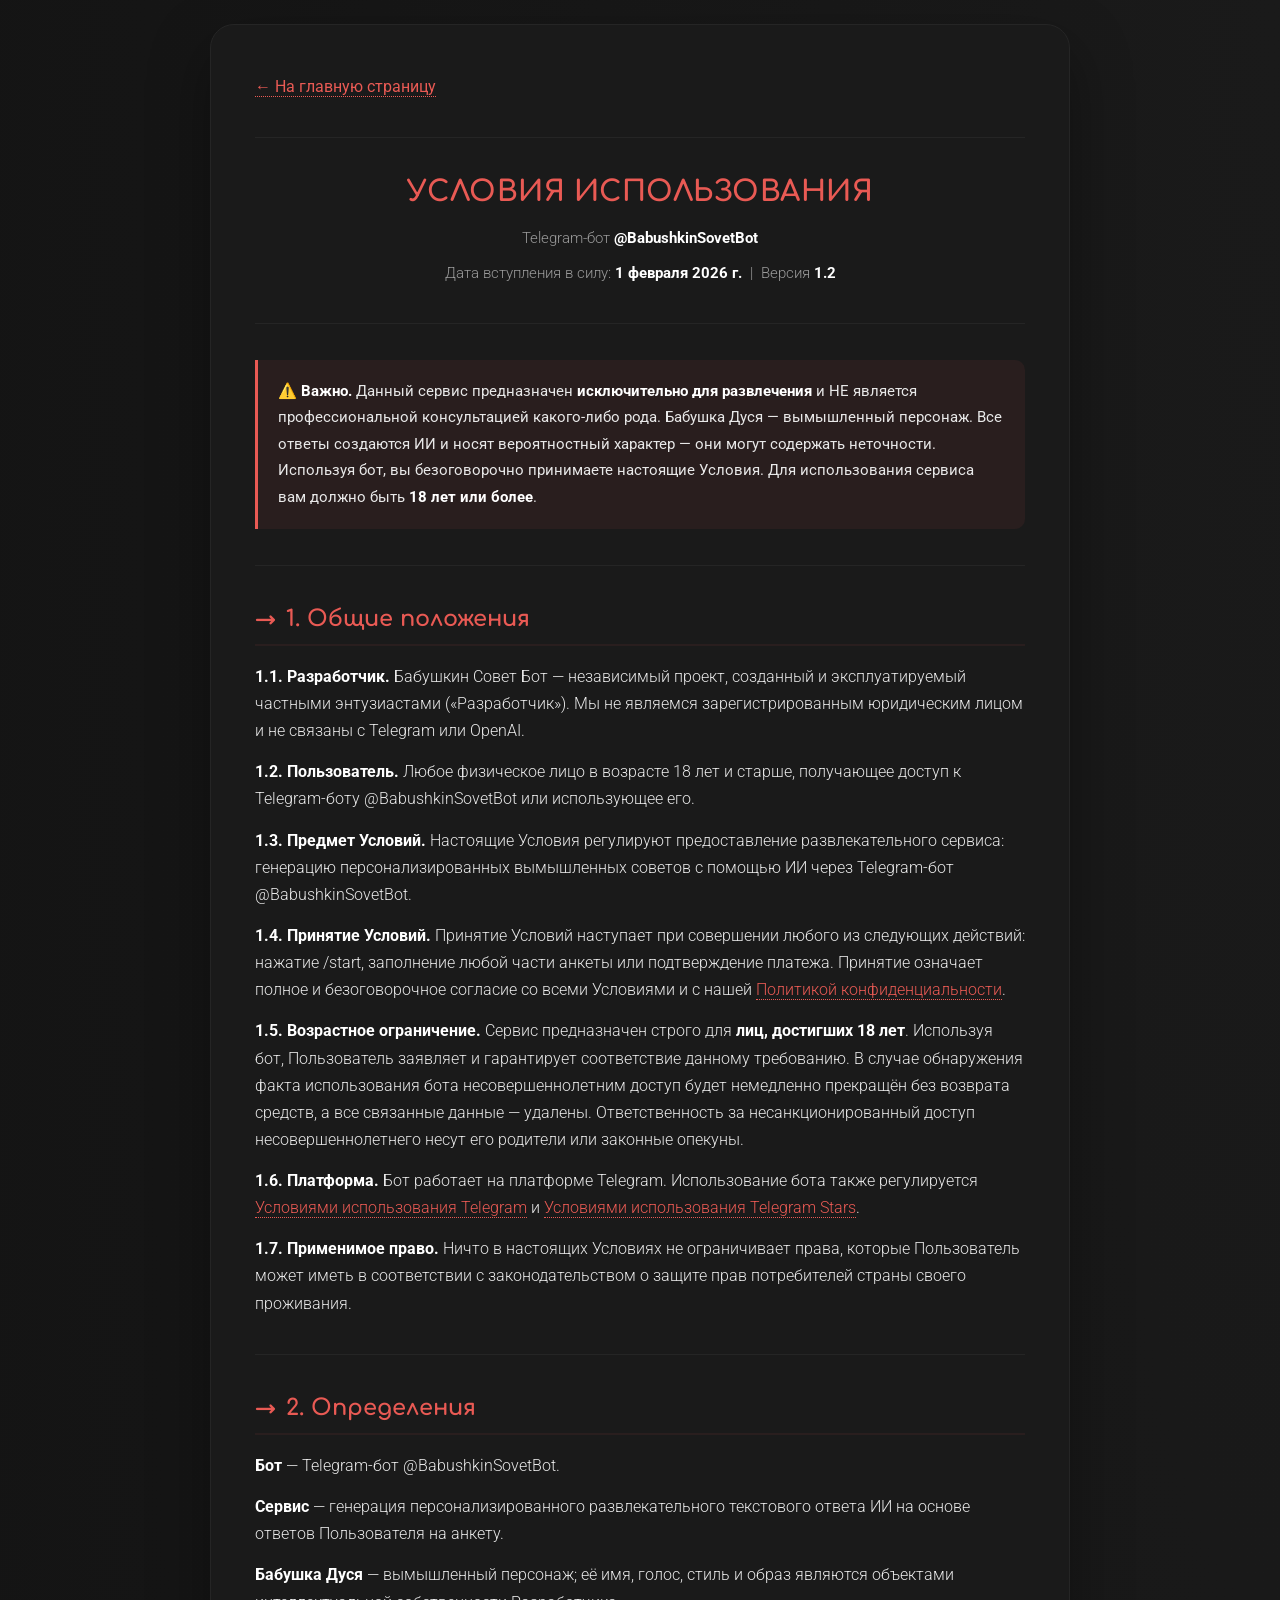
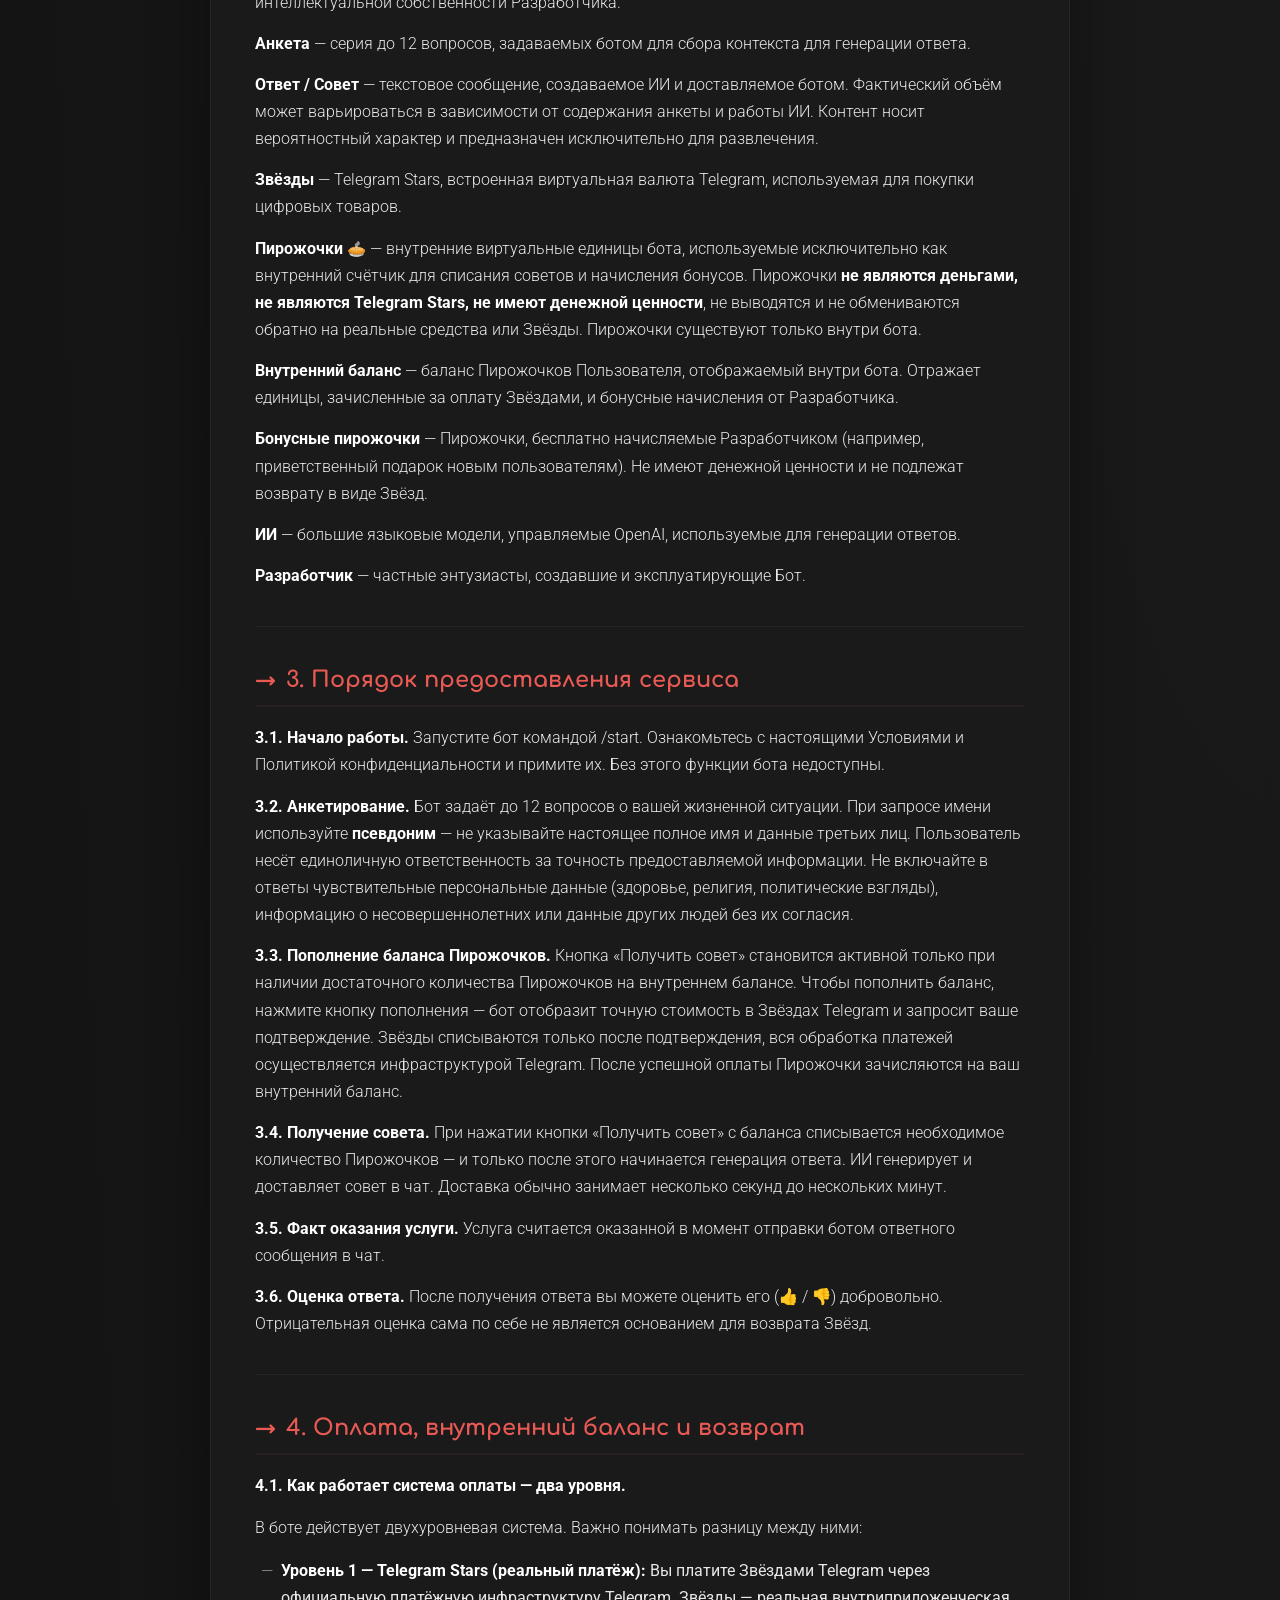
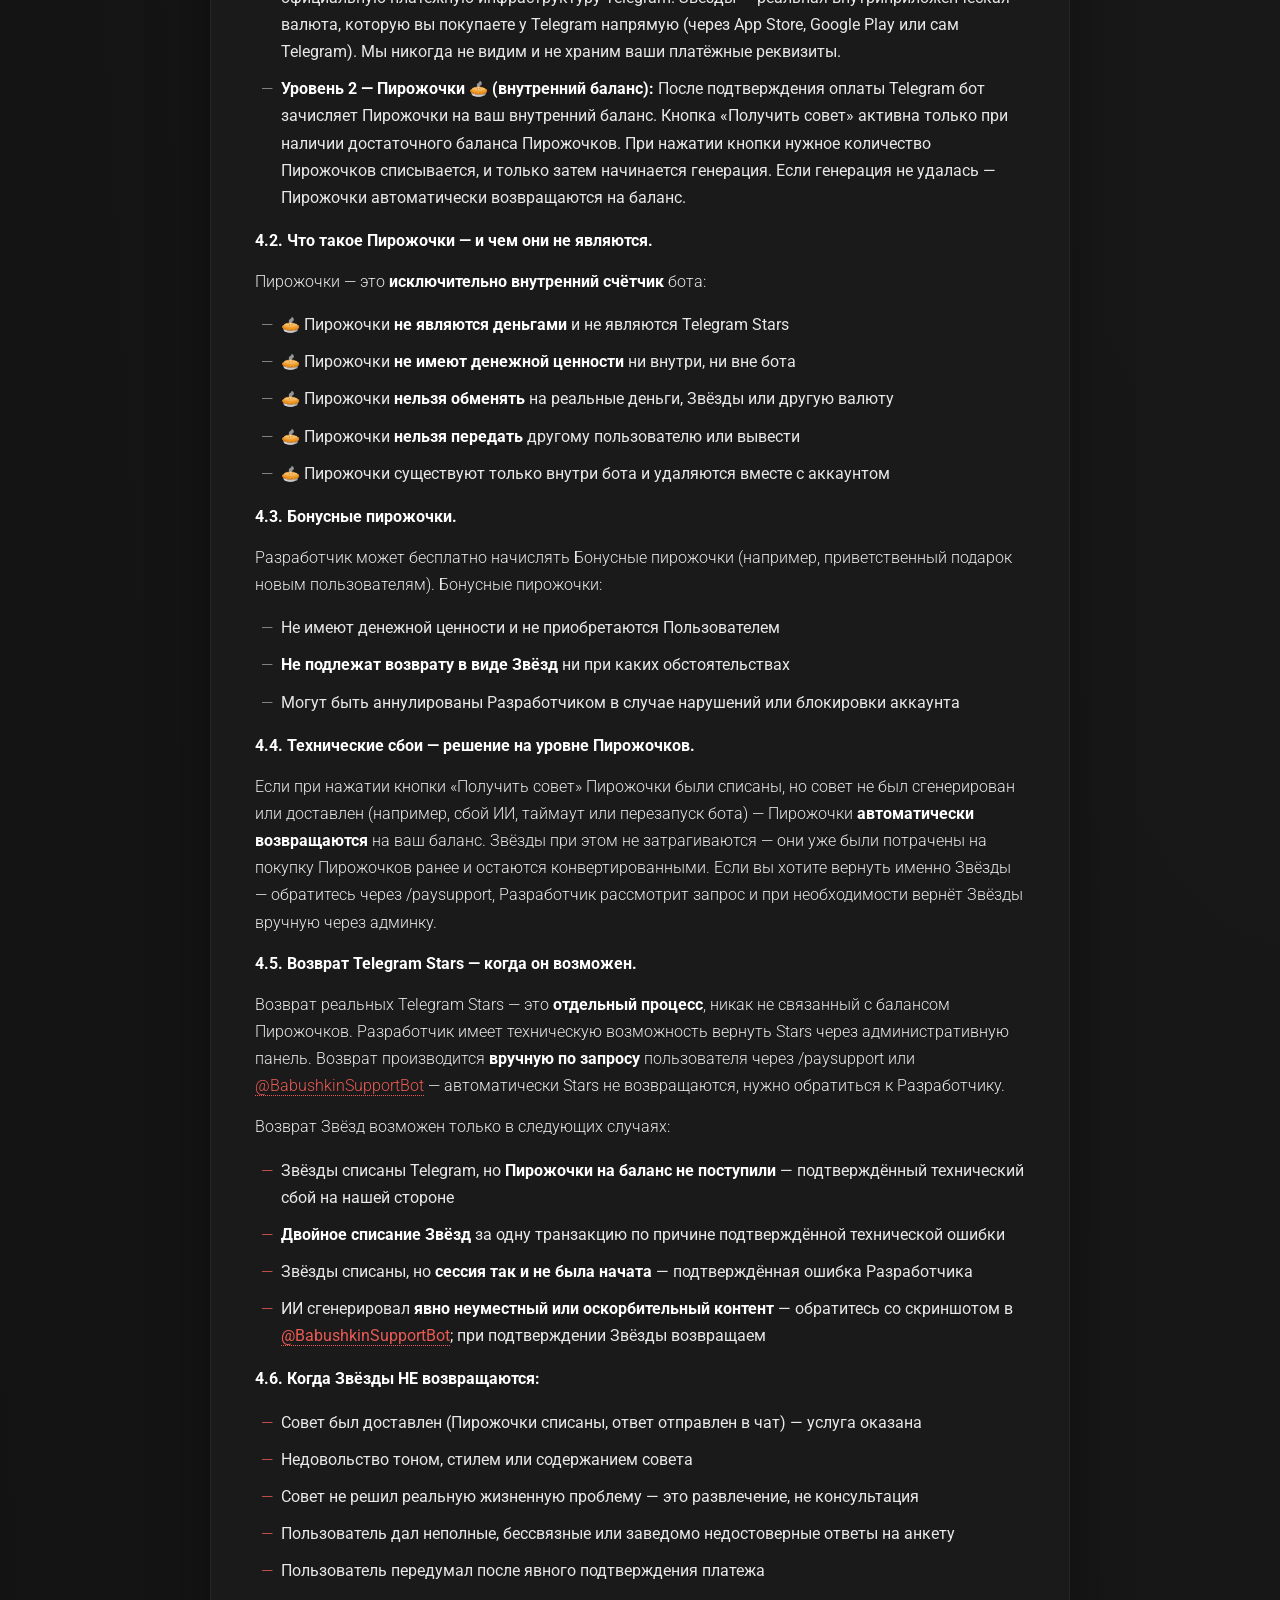
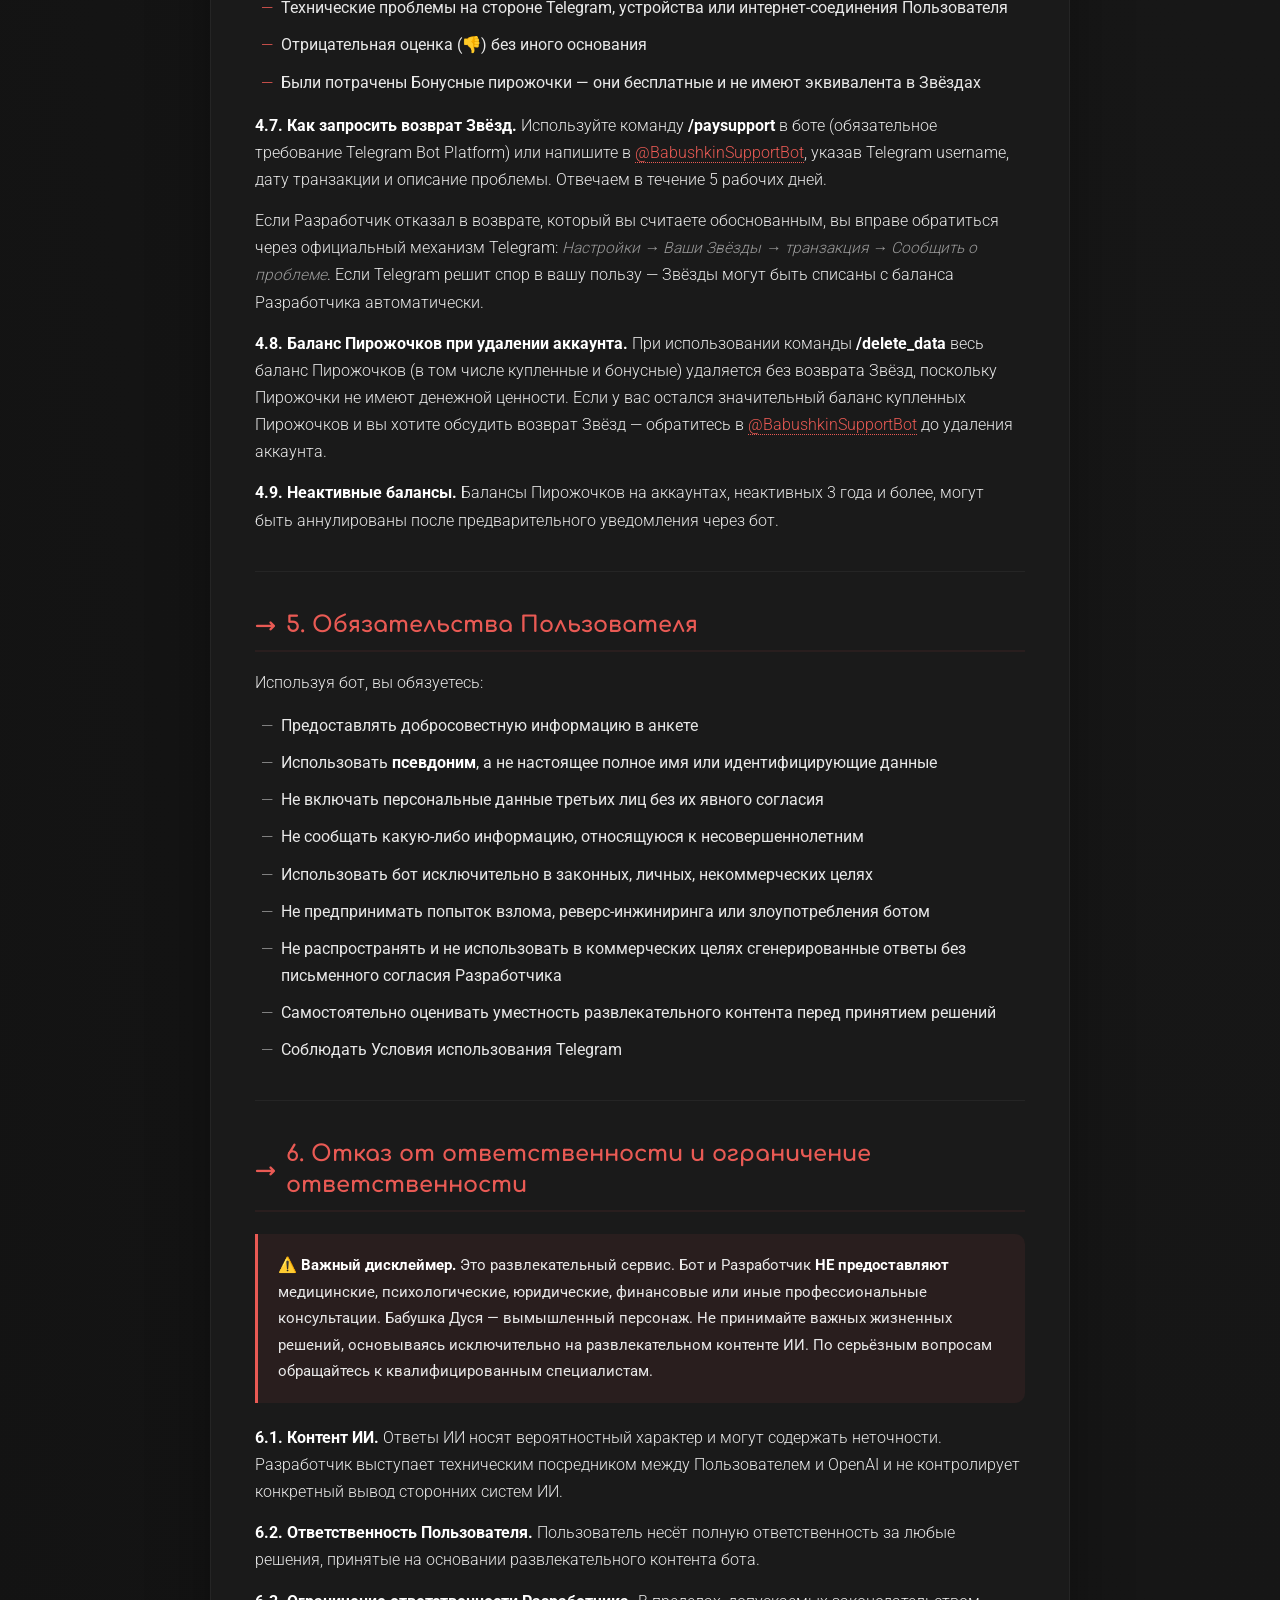
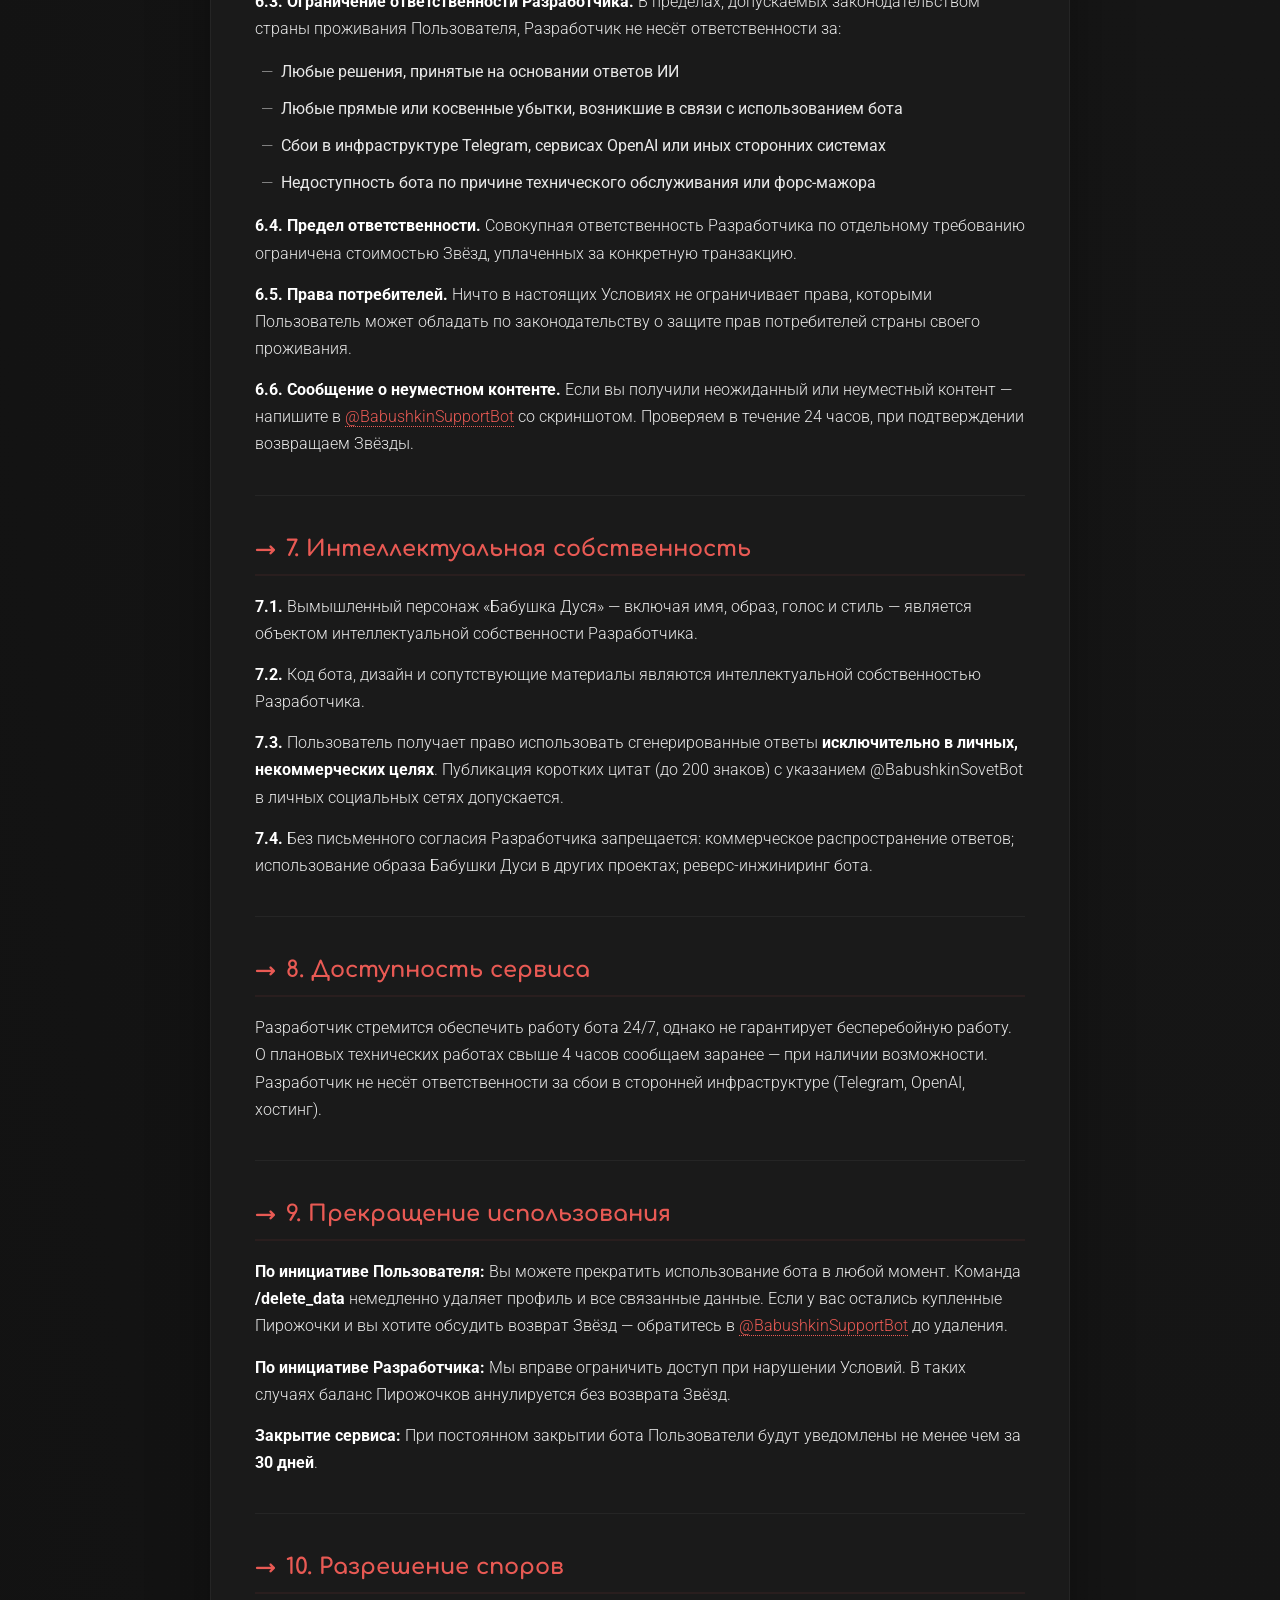
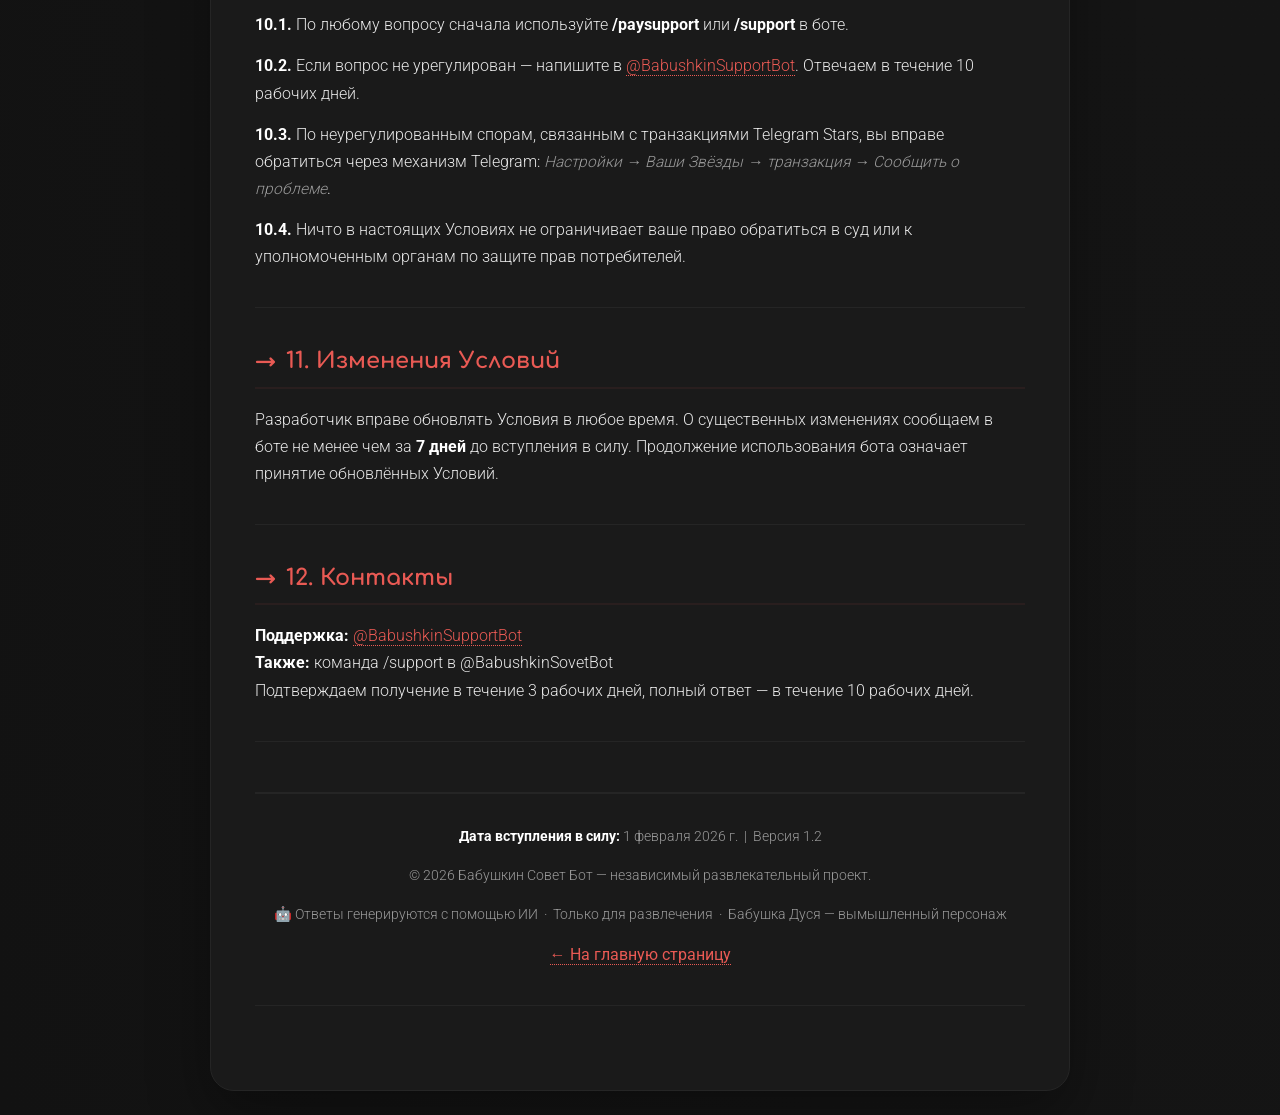
<file: User_Agreement/index.html>
<!DOCTYPE html>
<html lang="ru">
<head>
    <meta charset="UTF-8">
    <meta name="viewport" content="width=device-width, initial-scale=1.0">
    <meta name="description" content="Условия использования Бабушкин Совет Бот — развлекательный Telegram-бот. Оплата Звёздами Telegram, политика возврата, контент ИИ, только 18+.">
    <meta name="robots" content="noindex, follow">
    <title>Условия использования — Бабушкин Совет Бот</title>
    <link rel="stylesheet" href="style.css">
    <link rel="icon" type="image/png" sizes="16x16" href="../img/favicon-16x16.png">
    <link rel="icon" type="image/png" sizes="32x32" href="../img/favicon-32x32.png">
    <link rel="icon" type="image/png" sizes="48x48" href="../img/favicon-48x48.png">
</head>
<body>
<div class="wrap">
    <a href="../">← На главную страницу</a><hr>

    <div class="header">
        <h1>Условия использования</h1>
        <p class="meta">Telegram-бот <strong>@BabushkinSovetBot</strong></p>
        <p class="meta">Дата вступления в силу: <strong>1 февраля 2026 г.</strong> &nbsp;|&nbsp; Версия <strong>1.2</strong></p>
    </div>

    <div class="callout">
        <strong>⚠️ Важно.</strong> Данный сервис предназначен <strong>исключительно для развлечения</strong> и НЕ является профессиональной консультацией какого-либо рода. Бабушка Дуся — вымышленный персонаж. Все ответы создаются ИИ и носят вероятностный характер — они могут содержать неточности. Используя бот, вы безоговорочно принимаете настоящие Условия. Для использования сервиса вам должно быть <strong>18 лет или более</strong>.
    </div>

    <hr>

    <h2>1. Общие положения</h2>

    <p><strong>1.1. Разработчик.</strong> Бабушкин Совет Бот — независимый проект, созданный и эксплуатируемый частными энтузиастами («Разработчик»). Мы не являемся зарегистрированным юридическим лицом и не связаны с Telegram или OpenAI.</p>

    <p><strong>1.2. Пользователь.</strong> Любое физическое лицо в возрасте 18 лет и старше, получающее доступ к Telegram-боту @BabushkinSovetBot или использующее его.</p>

    <p><strong>1.3. Предмет Условий.</strong> Настоящие Условия регулируют предоставление развлекательного сервиса: генерацию персонализированных вымышленных советов с помощью ИИ через Telegram-бот @BabushkinSovetBot.</p>

    <p><strong>1.4. Принятие Условий.</strong> Принятие Условий наступает при совершении любого из следующих действий: нажатие /start, заполнение любой части анкеты или подтверждение платежа. Принятие означает полное и безоговорочное согласие со всеми Условиями и с нашей <a href="../Privacy_Policy/">Политикой конфиденциальности</a>.</p>

    <p><strong>1.5. Возрастное ограничение.</strong> Сервис предназначен строго для <strong>лиц, достигших 18 лет</strong>. Используя бот, Пользователь заявляет и гарантирует соответствие данному требованию. В случае обнаружения факта использования бота несовершеннолетним доступ будет немедленно прекращён без возврата средств, а все связанные данные — удалены. Ответственность за несанкционированный доступ несовершеннолетнего несут его родители или законные опекуны.</p>

    <p><strong>1.6. Платформа.</strong> Бот работает на платформе Telegram. Использование бота также регулируется <a href="https://telegram.org/tos" target="_blank" rel="noopener noreferrer">Условиями использования Telegram</a> и <a href="https://telegram.org/tos/stars" target="_blank" rel="noopener noreferrer">Условиями использования Telegram Stars</a>.</p>

    <p><strong>1.7. Применимое право.</strong> Ничто в настоящих Условиях не ограничивает права, которые Пользователь может иметь в соответствии с законодательством о защите прав потребителей страны своего проживания.</p>

    <hr>

    <h2>2. Определения</h2>

    <p><strong>Бот</strong> — Telegram-бот @BabushkinSovetBot.</p>
    <p><strong>Сервис</strong> — генерация персонализированного развлекательного текстового ответа ИИ на основе ответов Пользователя на анкету.</p>
    <p><strong>Бабушка Дуся</strong> — вымышленный персонаж; её имя, голос, стиль и образ являются объектами интеллектуальной собственности Разработчика.</p>
    <p><strong>Анкета</strong> — серия до 12 вопросов, задаваемых ботом для сбора контекста для генерации ответа.</p>
    <p><strong>Ответ / Совет</strong> — текстовое сообщение, создаваемое ИИ и доставляемое ботом. Фактический объём может варьироваться в зависимости от содержания анкеты и работы ИИ. Контент носит вероятностный характер и предназначен исключительно для развлечения.</p>
    <p><strong>Звёзды</strong> — Telegram Stars, встроенная виртуальная валюта Telegram, используемая для покупки цифровых товаров.</p>
    <p><strong>Пирожочки 🥧</strong> — внутренние виртуальные единицы бота, используемые исключительно как внутренний счётчик для списания советов и начисления бонусов. Пирожочки <strong>не являются деньгами, не являются Telegram Stars, не имеют денежной ценности</strong>, не выводятся и не обмениваются обратно на реальные средства или Звёзды. Пирожочки существуют только внутри бота.</p>
    <p><strong>Внутренний баланс</strong> — баланс Пирожочков Пользователя, отображаемый внутри бота. Отражает единицы, зачисленные за оплату Звёздами, и бонусные начисления от Разработчика.</p>
    <p><strong>Бонусные пирожочки</strong> — Пирожочки, бесплатно начисляемые Разработчиком (например, приветственный подарок новым пользователям). Не имеют денежной ценности и не подлежат возврату в виде Звёзд.</p>
    <p><strong>ИИ</strong> — большие языковые модели, управляемые OpenAI, используемые для генерации ответов.</p>
    <p><strong>Разработчик</strong> — частные энтузиасты, создавшие и эксплуатирующие Бот.</p>

    <hr>

    <h2>3. Порядок предоставления сервиса</h2>

    <p><strong>3.1. Начало работы.</strong> Запустите бот командой /start. Ознакомьтесь с настоящими Условиями и Политикой конфиденциальности и примите их. Без этого функции бота недоступны.</p>

    <p><strong>3.2. Анкетирование.</strong> Бот задаёт до 12 вопросов о вашей жизненной ситуации. При запросе имени используйте <strong>псевдоним</strong> — не указывайте настоящее полное имя и данные третьих лиц. Пользователь несёт единоличную ответственность за точность предоставляемой информации. Не включайте в ответы чувствительные персональные данные (здоровье, религия, политические взгляды), информацию о несовершеннолетних или данные других людей без их согласия.</p>

    <p><strong>3.3. Пополнение баланса Пирожочков.</strong> Кнопка «Получить совет» становится активной только при наличии достаточного количества Пирожочков на внутреннем балансе. Чтобы пополнить баланс, нажмите кнопку пополнения — бот отобразит точную стоимость в Звёздах Telegram и запросит ваше подтверждение. Звёзды списываются только после подтверждения, вся обработка платежей осуществляется инфраструктурой Telegram. После успешной оплаты Пирожочки зачисляются на ваш внутренний баланс.</p>

    <p><strong>3.4. Получение совета.</strong> При нажатии кнопки «Получить совет» с баланса списывается необходимое количество Пирожочков — и только после этого начинается генерация ответа. ИИ генерирует и доставляет совет в чат. Доставка обычно занимает несколько секунд до нескольких минут.</p>

    <p><strong>3.5. Факт оказания услуги.</strong> Услуга считается оказанной в момент отправки ботом ответного сообщения в чат.</p>

    <p><strong>3.6. Оценка ответа.</strong> После получения ответа вы можете оценить его (👍 / 👎) добровольно. Отрицательная оценка сама по себе не является основанием для возврата Звёзд.</p>

    <hr>

    <h2>4. Оплата, внутренний баланс и возврат</h2>

    <p><strong>4.1. Как работает система оплаты — два уровня.</strong></p>
    <p>В боте действует двухуровневая система. Важно понимать разницу между ними:</p>
    <ul>
        <li><strong>Уровень 1 — Telegram Stars (реальный платёж):</strong> Вы платите Звёздами Telegram через официальную платёжную инфраструктуру Telegram. Звёзды — реальная внутриприложенческая валюта, которую вы покупаете у Telegram напрямую (через App Store, Google Play или сам Telegram). Мы никогда не видим и не храним ваши платёжные реквизиты.</li>
        <li><strong>Уровень 2 — Пирожочки 🥧 (внутренний баланс):</strong> После подтверждения оплаты Telegram бот зачисляет Пирожочки на ваш внутренний баланс. Кнопка «Получить совет» активна только при наличии достаточного баланса Пирожочков. При нажатии кнопки нужное количество Пирожочков списывается, и только затем начинается генерация. Если генерация не удалась — Пирожочки автоматически возвращаются на баланс.</li>
    </ul>

    <p><strong>4.2. Что такое Пирожочки — и чем они не являются.</strong></p>
    <p>Пирожочки — это <strong>исключительно внутренний счётчик</strong> бота:</p>
    <ul>
        <li>🥧 Пирожочки <strong>не являются деньгами</strong> и не являются Telegram Stars</li>
        <li>🥧 Пирожочки <strong>не имеют денежной ценности</strong> ни внутри, ни вне бота</li>
        <li>🥧 Пирожочки <strong>нельзя обменять</strong> на реальные деньги, Звёзды или другую валюту</li>
        <li>🥧 Пирожочки <strong>нельзя передать</strong> другому пользователю или вывести</li>
        <li>🥧 Пирожочки существуют только внутри бота и удаляются вместе с аккаунтом</li>
    </ul>

    <p><strong>4.3. Бонусные пирожочки.</strong></p>
    <p>Разработчик может бесплатно начислять Бонусные пирожочки (например, приветственный подарок новым пользователям). Бонусные пирожочки:</p>
    <ul>
        <li>Не имеют денежной ценности и не приобретаются Пользователем</li>
        <li><strong>Не подлежат возврату в виде Звёзд</strong> ни при каких обстоятельствах</li>
        <li>Могут быть аннулированы Разработчиком в случае нарушений или блокировки аккаунта</li>
    </ul>

    <p><strong>4.4. Технические сбои — решение на уровне Пирожочков.</strong></p>
    <p>Если при нажатии кнопки «Получить совет» Пирожочки были списаны, но совет не был сгенерирован или доставлен (например, сбой ИИ, таймаут или перезапуск бота) — Пирожочки <strong>автоматически возвращаются</strong> на ваш баланс. Звёзды при этом не затрагиваются — они уже были потрачены на покупку Пирожочков ранее и остаются конвертированными. Если вы хотите вернуть именно Звёзды — обратитесь через /paysupport, Разработчик рассмотрит запрос и при необходимости вернёт Звёзды вручную через админку.</p>

    <p><strong>4.5. Возврат Telegram Stars — когда он возможен.</strong></p>
    <p>Возврат реальных Telegram Stars — это <strong>отдельный процесс</strong>, никак не связанный с балансом Пирожочков. Разработчик имеет техническую возможность вернуть Stars через административную панель. Возврат производится <strong>вручную по запросу</strong> пользователя через /paysupport или <a href="https://t.me/BabushkinSupportBot" target="_blank" rel="noopener noreferrer">@BabushkinSupportBot</a> — автоматически Stars не возвращаются, нужно обратиться к Разработчику.</p>
    <p>Возврат Звёзд возможен только в следующих случаях:</p>
    <ol>
        <li>Звёзды списаны Telegram, но <strong>Пирожочки на баланс не поступили</strong> — подтверждённый технический сбой на нашей стороне</li>
        <li><strong>Двойное списание Звёзд</strong> за одну транзакцию по причине подтверждённой технической ошибки</li>
        <li>Звёзды списаны, но <strong>сессия так и не была начата</strong> — подтверждённая ошибка Разработчика</li>
        <li>ИИ сгенерировал <strong>явно неуместный или оскорбительный контент</strong> — обратитесь со скриншотом в <a href="https://t.me/BabushkinSupportBot" target="_blank" rel="noopener noreferrer">@BabushkinSupportBot</a>; при подтверждении Звёзды возвращаем</li>
    </ol>

    <p><strong>4.6. Когда Звёзды НЕ возвращаются:</strong></p>
    <ol>
        <li>Совет был доставлен (Пирожочки списаны, ответ отправлен в чат) — услуга оказана</li>
        <li>Недовольство тоном, стилем или содержанием совета</li>
        <li>Совет не решил реальную жизненную проблему — это развлечение, не консультация</li>
        <li>Пользователь дал неполные, бессвязные или заведомо недостоверные ответы на анкету</li>
        <li>Пользователь передумал после явного подтверждения платежа</li>
        <li>Технические проблемы на стороне Telegram, устройства или интернет-соединения Пользователя</li>
        <li>Отрицательная оценка (👎) без иного основания</li>
        <li>Были потрачены Бонусные пирожочки — они бесплатные и не имеют эквивалента в Звёздах</li>
    </ol>

    <p><strong>4.7. Как запросить возврат Звёзд.</strong> Используйте команду <strong>/paysupport</strong> в боте (обязательное требование Telegram Bot Platform) или напишите в <a href="https://t.me/BabushkinSupportBot" target="_blank" rel="noopener noreferrer">@BabushkinSupportBot</a>, указав Telegram username, дату транзакции и описание проблемы. Отвечаем в течение 5 рабочих дней.</p>
    <p>Если Разработчик отказал в возврате, который вы считаете обоснованным, вы вправе обратиться через официальный механизм Telegram: <em>Настройки → Ваши Звёзды → транзакция → Сообщить о проблеме</em>. Если Telegram решит спор в вашу пользу — Звёзды могут быть списаны с баланса Разработчика автоматически.</p>

    <p><strong>4.8. Баланс Пирожочков при удалении аккаунта.</strong> При использовании команды <strong>/delete_data</strong> весь баланс Пирожочков (в том числе купленные и бонусные) удаляется без возврата Звёзд, поскольку Пирожочки не имеют денежной ценности. Если у вас остался значительный баланс купленных Пирожочков и вы хотите обсудить возврат Звёзд — обратитесь в <a href="https://t.me/BabushkinSupportBot" target="_blank" rel="noopener noreferrer">@BabushkinSupportBot</a> до удаления аккаунта.</p>

    <p><strong>4.9. Неактивные балансы.</strong> Балансы Пирожочков на аккаунтах, неактивных 3 года и более, могут быть аннулированы после предварительного уведомления через бот.</p>

    <hr>

    <h2>5. Обязательства Пользователя</h2>

    <p>Используя бот, вы обязуетесь:</p>
    <ul>
        <li>Предоставлять добросовестную информацию в анкете</li>
        <li>Использовать <strong>псевдоним</strong>, а не настоящее полное имя или идентифицирующие данные</li>
        <li>Не включать персональные данные третьих лиц без их явного согласия</li>
        <li>Не сообщать какую-либо информацию, относящуюся к несовершеннолетним</li>
        <li>Использовать бот исключительно в законных, личных, некоммерческих целях</li>
        <li>Не предпринимать попыток взлома, реверс-инжиниринга или злоупотребления ботом</li>
        <li>Не распространять и не использовать в коммерческих целях сгенерированные ответы без письменного согласия Разработчика</li>
        <li>Самостоятельно оценивать уместность развлекательного контента перед принятием решений</li>
        <li>Соблюдать Условия использования Telegram</li>
    </ul>

    <hr>

    <h2>6. Отказ от ответственности и ограничение ответственности</h2>

    <div class="callout">
        <strong>⚠️ Важный дисклеймер.</strong> Это развлекательный сервис. Бот и Разработчик <strong>НЕ предоставляют</strong> медицинские, психологические, юридические, финансовые или иные профессиональные консультации. Бабушка Дуся — вымышленный персонаж. Не принимайте важных жизненных решений, основываясь исключительно на развлекательном контенте ИИ. По серьёзным вопросам обращайтесь к квалифицированным специалистам.
    </div>

    <p><strong>6.1. Контент ИИ.</strong> Ответы ИИ носят вероятностный характер и могут содержать неточности. Разработчик выступает техническим посредником между Пользователем и OpenAI и не контролирует конкретный вывод сторонних систем ИИ.</p>

    <p><strong>6.2. Ответственность Пользователя.</strong> Пользователь несёт полную ответственность за любые решения, принятые на основании развлекательного контента бота.</p>

    <p><strong>6.3. Ограничение ответственности Разработчика.</strong> В пределах, допускаемых законодательством страны проживания Пользователя, Разработчик не несёт ответственности за:</p>
    <ul>
        <li>Любые решения, принятые на основании ответов ИИ</li>
        <li>Любые прямые или косвенные убытки, возникшие в связи с использованием бота</li>
        <li>Сбои в инфраструктуре Telegram, сервисах OpenAI или иных сторонних системах</li>
        <li>Недоступность бота по причине технического обслуживания или форс-мажора</li>
    </ul>

    <p><strong>6.4. Предел ответственности.</strong> Совокупная ответственность Разработчика по отдельному требованию ограничена стоимостью Звёзд, уплаченных за конкретную транзакцию.</p>

    <p><strong>6.5. Права потребителей.</strong> Ничто в настоящих Условиях не ограничивает права, которыми Пользователь может обладать по законодательству о защите прав потребителей страны своего проживания.</p>

    <p><strong>6.6. Сообщение о неуместном контенте.</strong> Если вы получили неожиданный или неуместный контент — напишите в <a href="https://t.me/BabushkinSupportBot" target="_blank" rel="noopener noreferrer">@BabushkinSupportBot</a> со скриншотом. Проверяем в течение 24 часов, при подтверждении возвращаем Звёзды.</p>

    <hr>

    <h2>7. Интеллектуальная собственность</h2>

    <p><strong>7.1.</strong> Вымышленный персонаж «Бабушка Дуся» — включая имя, образ, голос и стиль — является объектом интеллектуальной собственности Разработчика.</p>

    <p><strong>7.2.</strong> Код бота, дизайн и сопутствующие материалы являются интеллектуальной собственностью Разработчика.</p>

    <p><strong>7.3.</strong> Пользователь получает право использовать сгенерированные ответы <strong>исключительно в личных, некоммерческих целях</strong>. Публикация коротких цитат (до 200 знаков) с указанием @BabushkinSovetBot в личных социальных сетях допускается.</p>

    <p><strong>7.4.</strong> Без письменного согласия Разработчика запрещается: коммерческое распространение ответов; использование образа Бабушки Дуси в других проектах; реверс-инжиниринг бота.</p>

    <hr>

    <h2>8. Доступность сервиса</h2>

    <p>Разработчик стремится обеспечить работу бота 24/7, однако не гарантирует бесперебойную работу. О плановых технических работах свыше 4 часов сообщаем заранее — при наличии возможности. Разработчик не несёт ответственности за сбои в сторонней инфраструктуре (Telegram, OpenAI, хостинг).</p>

    <hr>

    <h2>9. Прекращение использования</h2>

    <p><strong>По инициативе Пользователя:</strong> Вы можете прекратить использование бота в любой момент. Команда <strong>/delete_data</strong> немедленно удаляет профиль и все связанные данные. Если у вас остались купленные Пирожочки и вы хотите обсудить возврат Звёзд — обратитесь в <a href="https://t.me/BabushkinSupportBot" target="_blank" rel="noopener noreferrer">@BabushkinSupportBot</a> до удаления.</p>
    <p><strong>По инициативе Разработчика:</strong> Мы вправе ограничить доступ при нарушении Условий. В таких случаях баланс Пирожочков аннулируется без возврата Звёзд.</p>
    <p><strong>Закрытие сервиса:</strong> При постоянном закрытии бота Пользователи будут уведомлены не менее чем за <strong>30 дней</strong>.</p>

    <hr>

    <h2>10. Разрешение споров</h2>

    <p><strong>10.1.</strong> По любому вопросу сначала используйте <strong>/paysupport</strong> или <strong>/support</strong> в боте.</p>
    <p><strong>10.2.</strong> Если вопрос не урегулирован — напишите в <a href="https://t.me/BabushkinSupportBot" target="_blank" rel="noopener noreferrer">@BabushkinSupportBot</a>. Отвечаем в течение 10 рабочих дней.</p>
    <p><strong>10.3.</strong> По неурегулированным спорам, связанным с транзакциями Telegram Stars, вы вправе обратиться через механизм Telegram: <em>Настройки → Ваши Звёзды → транзакция → Сообщить о проблеме</em>.</p>
    <p><strong>10.4.</strong> Ничто в настоящих Условиях не ограничивает ваше право обратиться в суд или к уполномоченным органам по защите прав потребителей.</p>

    <hr>

    <h2>11. Изменения Условий</h2>

    <p>Разработчик вправе обновлять Условия в любое время. О существенных изменениях сообщаем в боте не менее чем за <strong>7 дней</strong> до вступления в силу. Продолжение использования бота означает принятие обновлённых Условий.</p>

    <hr>

    <h2>12. Контакты</h2>

    <p>
        <strong>Поддержка:</strong> <a href="https://t.me/BabushkinSupportBot" target="_blank" rel="noopener noreferrer">@BabushkinSupportBot</a><br>
        <strong>Также:</strong> команда /support в @BabushkinSovetBot<br>
        Подтверждаем получение в течение 3 рабочих дней, полный ответ — в течение 10 рабочих дней.
    </p>

    <hr>

    <div class="footer">
        <p><strong>Дата вступления в силу:</strong> 1 февраля 2026 г. &nbsp;|&nbsp; Версия 1.2</p>
        <p>© 2026 Бабушкин Совет Бот — независимый развлекательный проект.</p>
        <p style="margin-top: 10px;">🤖 Ответы генерируются с помощью ИИ &nbsp;·&nbsp; Только для развлечения &nbsp;·&nbsp; Бабушка Дуся — вымышленный персонаж</p>
        <a href="../">← На главную страницу</a><hr>
    </div>

</div>
</body>
</html>
</file>
<file: style.css>
/* ===================================
   Local Fonts
   =================================== */

@font-face {
    font-family: 'Montserrat';
    src: url('fonts/landing/montserrat/Montserrat-Regular.ttf') format('truetype');
    font-weight: 400;
}

@font-face {
    font-family: 'Montserrat';
    src: url('fonts/landing/montserrat/Montserrat-Medium.ttf') format('truetype');
    font-weight: 500;
}

@font-face {
    font-family: 'Montserrat';
    src: url('fonts/landing/montserrat/Montserrat-SemiBold.ttf') format('truetype');
    font-weight: 600;
}

@font-face {
    font-family: 'Montserrat';
    src: url('fonts/landing/montserrat/Montserrat-Bold.ttf') format('truetype');
    font-weight: 700;
}

@font-face {
    font-family: 'Montserrat';
    src: url('fonts/landing/montserrat/Montserrat-ExtraBold.ttf') format('truetype');
    font-weight: 800;
}

@font-face {
    font-family: 'Open Sans';
    src: url('fonts/landing/opensans/OpenSans-Light.ttf') format('truetype');
    font-weight: 300;
}

@font-face {
    font-family: 'Open Sans';
    src: url('fonts/landing/opensans/OpenSans-Regular.ttf') format('truetype');
    font-weight: 400;
}

@font-face {
    font-family: 'Open Sans';
    src: url('fonts/landing/opensans/OpenSans-SemiBold.ttf') format('truetype');
    font-weight: 600;
}

/* ===================================
   Основные переменные и сброс стилей
   =================================== */

:root {
    /* Цветовая палитра из изображений */
	--primary-grn: #1a1a1a;
	--accent-grn: #1a1a1a;
	
    --primary-red: #ca403f;
    --background-coral: #ca403f;
    --text-dark: #1a1a1a;
    --text-light: #ffffff;
    --text-muted: #1a1a1a;
    --accent-warm: #ca403f;
    --neutral-light: #f5f5f5;
    --border-light: #e0e0e0;
    --shadow-light: rgba(0, 0, 0, 0.08);
    --shadow-medium: rgba(0, 0, 0, 0.12);
    --shadow-hover: rgba(232, 93, 117, 0.2);
    
    /* Типографика */
    --font-main: 'Open Sans', -apple-system, BlinkMacSystemFont, 'Segoe UI', Roboto, sans-serif;
    --font-heading: 'Montserrat', -apple-system, BlinkMacSystemFont, 'Segoe UI', Roboto, sans-serif;
    
    /* Отступы и размеры */
    --spacing-xs: 8px;
    --spacing-sm: 14px;
    --spacing-md: 24px;
    --spacing-lg: 28px;
    --spacing-xl: 72px;
    --spacing-xxl: 96px;
    
    --border-radius: 16px;
    --border-radius-sm: 80px;
	--border-radius-sm2: 16px;
    --transition-fast: all 0.2s ease;
    --transition: all 0.3s cubic-bezier(0.4, 0, 0.2, 1);
}

* {
    margin: 0;
    padding: 0;
    box-sizing: border-box;
}

html {
    scroll-behavior: smooth;
}

body {
    font-family: var(--font-main);
    font-size: 16px;
    line-height: 1.6;
    color: var(--text-dark);
    background-color: var(--text-light);
    -webkit-font-smoothing: antialiased;
    -moz-osx-font-smoothing: grayscale;
}

/* ===================================
   Типографика
   =================================== */

h1, h2, h3, h4 {
    font-family: var(--font-heading);
    line-height: 1.3;
    font-weight: 700;
    margin-bottom: var(--spacing-md);
    letter-spacing: -0.02em;
}

h1 {
    font-size: clamp(2.6rem, 5vw, 3.1rem);
    font-weight: 800;
	text-shadow: 2px 2px 4px rgba(0, 0, 0, 0.5);
}

h2 {
    font-size: clamp(1.75rem, 4vw, 2.2rem);
    text-align: center;
    margin-bottom: var(--spacing-lg);
    font-weight: 700;
}

h3 {
    font-size: clamp(1.25rem, 3vw, 1.15rem);
    font-weight: 700;
}

h4 {
    font-size: 1.25rem;
    font-weight: 600;
}

p {
    margin-bottom: var(--spacing-sm);
    font-weight: 400;
}

a {
    color: var(--primary-red);
    text-decoration: none;
    transition: var(--transition-fast);
}

a:hover {
    color: var(--accent-warm);
}

/* ===================================
   Контейнер и сетка
   =================================== */

.container {
    max-width: 1200px;
    margin: 0 auto;
    padding: 0 var(--spacing-md);
}

/* ===================================
   Кнопки
   =================================== */

.btn {
    display: inline-block;
    padding: 16px 40px;
    font-size: 1.6rem;
    font-weight: 600;
    font-family: var(--font-heading);
    text-align: center;
    border-radius: var(--border-radius-sm);
    cursor: pointer;
    transition: var(--transition);
    border: none;
    text-decoration: none;
    position: relative;
    overflow: hidden;
}

.btn::before {
    content: '';
    position: absolute;
    top: 50%;
    left: 50%;
    width: 0;
    height: 0;
    border-radius: 50%;
    background: rgba(255, 255, 255, 0.2);
    transform: translate(-50%, -50%);
    transition: width 0.6s, height 0.6s;
}

.btn:hover::before {
    width: 300px;
    height: 300px;
}

.btn-primary {
    background-color: var(--primary-grn);
    color: var(--text-light);
    box-shadow: 0 4px 14px rgba(232, 93, 117, 0.3);
}

.btn-primary:hover {
    background-color: var(--accent-grn);
    transform: translateY(-2px);
    box-shadow: 0 8px 24px rgba(232, 93, 117, 0.4);
    color: var(--text-light);
}

.btn-primary:active {
    transform: translateY(0);
    box-shadow: 0 4px 14px rgba(232, 93, 117, 0.3);
}

.btn-large {
    padding: 20px 56px;
    font-size: 1.425rem;
    font-weight: 700;
}

/* ===================================
   Hero Section
   =================================== */

.hero {
    background: linear-gradient(135deg, var(--background-coral) 0%, var(--primary-red) 100%);
    color: var(--text-light);
    padding: var(--spacing-xxl) 0;
    min-height: 90vh;
    display: flex;
    align-items: center;
}

.hero-content {
    display: grid;
    grid-template-columns: 1fr 1fr;
    gap: var(--spacing-lg);
    align-items: center;
}

.hero-text h1 {
    color: var(--text-light);
    margin-bottom: var(--spacing-md);
}

.hero-description {
    font-size: 1.35rem;
    line-height: 1.7;
    margin-bottom: var(--spacing-lg);
    opacity: 0.95;
	font-weight: 600;
}

.hero-cta {
    display: flex;
    flex-direction: column;
    gap: var(--spacing-sm);
}

.ai-notice {
    font-size: 1.225rem;
    margin-top: var(--spacing-xs);
	font-weight: 600;
}

/* Placeholder для изображения в Hero */
.hero-image {
    display: flex;
    justify-content: center;
    align-items: center;
}

.image-placeholder {
    width: 100%;
    max-width: 500px;
    aspect-ratio: 1;
    background: rgba(255, 255, 255, 0.1);
    border-radius: var(--border-radius);
    display: flex;
    justify-content: center;
    align-items: center;
}

.responsive-img {
  max-width: 500px;   /* максимум 500px */
  width: 100%;        /* тянется под контейнер */
  height: auto;       /* сохраняет пропорции */
  border-radius: 16px;
}

.responsive-img-indx {
  max-width: 500px;   /* максимум 500px */
  width: 100%;        /* тянется под контейнер */
  height: auto;       /* сохраняет пропорции */
  border-radius: 50%;
}

.image-placeholder p {
    color: rgba(255, 255, 255, 0.6);
    font-size: 0.875rem;
}

/* ===================================
   About Section
   =================================== */

.about {
    padding: var(--spacing-xxl) 0;
    background-color: var(--neutral-light);
}

.about-content {
    display: grid;
    grid-template-columns: repeat(auto-fit, minmax(300px, 1fr));
    gap: var(--spacing-lg);
    margin-top: var(--spacing-lg);
}

.about-block {
    background: var(--text-light);
    padding: var(--spacing-lg);
    border-radius: var(--border-radius);
    box-shadow: 0 2px 8px var(--shadow-light);
    transition: var(--transition);
    border: 2px solid transparent;
}

.about-block:hover {
    transform: translateY(-4px);
    box-shadow: 0 8px 24px var(--shadow-medium);
    border-color: var(--primary-red);
}

.about-block h3 {
    color: var(--primary-red);
    margin-bottom: var(--spacing-sm);
}

.about-block p {
    color: var(--text-dark);
    line-height: 1.7;
}

/* ===================================
   Features Section
   =================================== */

.features {
    padding: var(--spacing-xxl) 0;
}

.features-grid {
    display: grid;
    grid-template-columns: repeat(auto-fit, minmax(320px, 1fr));
    gap: var(--spacing-lg);
    margin-top: var(--spacing-lg);
}

.feature-card {
    text-align: center;
    padding: var(--spacing-lg);
    border-radius: var(--border-radius);
    background: var(--neutral-light);
    transition: var(--transition);
    border: 2px solid transparent;
    position: relative;
    overflow: hidden;
}

.feature-card::before {
    content: '';
    position: absolute;
    top: 0;
    left: 0;
    right: 0;
    height: 4px;
    background: linear-gradient(90deg, var(--primary-red), var(--accent-warm));
    transform: translateX(-100%);
    transition: var(--transition);
}

.feature-card:hover::before {
    transform: translateX(0);
}

.feature-card:hover {
    transform: translateY(-6px);
    box-shadow: 0 12px 32px var(--shadow-medium);
    border-color: var(--primary-red);
    background: var(--text-light);
}

.feature-icon {
    margin-bottom: var(--spacing-md);
    transition: var(--transition);
}

.feature-card:hover .feature-icon {
    transform: scale(1.1);
}

.icon-placeholder {
    width: 80px;
    height: 80px;
    margin: 0 auto;
    background: var(--background-coral);
    border-radius: 50%;
    display: flex;
    justify-content: center;
    align-items: center;
    font-size: 2.5rem;
    transition: var(--transition);
    box-shadow: 0 4px 12px var(--shadow-light);
}

.feature-card:hover .icon-placeholder {
    background: var(--primary-red);
    box-shadow: 0 8px 20px var(--shadow-hover);
}

.feature-card h3 {
    color: var(--primary-red);
    margin-bottom: var(--spacing-sm);
}

.feature-card p {
    color: var(--text-dark);
    line-height: 1.7;
    font-size: 0.95rem;
}

/* ===================================
   Trust Section
   =================================== */

.trust {
    padding: var(--spacing-xxl) 0;
    background: linear-gradient(to bottom, var(--neutral-light), var(--text-light));
}

.trust-content {
    display: grid;
    grid-template-columns: 1fr 1fr;
    gap: var(--spacing-xl);
    align-items: center;
}

.trust-image-grid {
    display: grid;
    grid-template-columns: repeat(2, 1fr);
    gap: var(--spacing-md);
}

.trust-image-placeholder {
    aspect-ratio: 1;
    background: var(--neutral-light);
    border-radius: var(--border-radius);
    display: flex;
    justify-content: center;
    align-items: center;
    border: 2px dashed var(--border-light);
    transition: var(--transition);
}

.trust-image-placeholder:hover {
    border-color: var(--primary-red);
    background: rgba(232, 93, 117, 0.05);
}

.trust-image-placeholder:first-child {
    grid-column: 1 / -1;
}

.trust-image-placeholder p {
    color: var(--text-muted);
    font-size: 0.875rem;
}

.trust-text h2 {
    text-align: left;
    margin-bottom: var(--spacing-md);
}

.trust-text > p {
    line-height: 1.7;
    margin-bottom: var(--spacing-md);
}

.trust-list {
    list-style: none;
    margin: var(--spacing-md) 0;
}

.trust-list li {
    padding-left: var(--spacing-md);
    margin-bottom: var(--spacing-sm);
    position: relative;
    line-height: 1.7;
    transition: var(--transition-fast);
}

.trust-list li::before {
    content: '✓';
    position: absolute;
    left: 0;
    color: var(--primary-red);
    font-weight: bold;
    font-size: 1.1rem;
}

.trust-list li:hover {
    color: var(--primary-red);
    padding-left: calc(var(--spacing-md) + 4px);
}

.trust-note {
    margin-top: var(--spacing-md);
    padding: var(--spacing-md);
    background: rgba(232, 93, 117, 0.08);
    border-left: 4px solid var(--primary-red);
    border-radius: 0 var(--border-radius-sm2) var(--border-radius-sm2) 0;
    line-height: 1.7;
}

/* ===================================
   How It Works Section
   =================================== */

.how-it-works {
    padding: var(--spacing-xxl) 0;
    background-color: var(--neutral-light);
}

.steps {
    display: grid;
    grid-template-columns: repeat(auto-fit, minmax(280px, 1fr));
    gap: var(--spacing-md);
    margin-top: var(--spacing-lg);
}

.step {
    display: flex;
    flex-direction: column;
    align-items: center;
    text-align: center;
    gap: var(--spacing-md);
    padding: var(--spacing-lg);
    background: var(--text-light);
    border-radius: var(--border-radius);
    box-shadow: 0 2px 8px var(--shadow-light);
    transition: var(--transition);
    border: 2px solid transparent;
}

.step:hover {
    transform: translateY(-4px);
    box-shadow: 0 8px 24px var(--shadow-medium);
    border-color: var(--primary-red);
}

.step-number {
    flex-shrink: 0;
    width: 56px;
    height: 56px;
    background: var(--primary-red);
    color: var(--text-light);
    border-radius: 50%;
    display: flex;
    justify-content: center;
    align-items: center;
    font-size: 1.75rem;
    font-weight: 700;
    font-family: var(--font-heading);
    transition: var(--transition);
    box-shadow: 0 4px 12px var(--shadow-hover);
    margin-bottom: var(--spacing-xs);
}

.step:hover .step-number {
    transform: scale(1.1) rotate(5deg);
    background: var(--accent-warm);
    box-shadow: 0 6px 16px var(--shadow-hover);
}

.step-content {
    display: flex;
    flex-direction: column;
    gap: var(--spacing-xs);
    width: 100%;
}

.step-content h3 {
    font-size: 1.3rem;
    margin-bottom: 0;
    color: var(--text-dark);
    font-weight: 700;
}

.step-content p {
    color: var(--text-muted);
    margin: 0;
    line-height: 1.6;
    font-size: 0.95rem;
}

/* ===================================
   CTA Section
   =================================== */

.cta {
    padding: var(--spacing-xxl) 0;
    background: linear-gradient(135deg, var(--primary-red) 0%, var(--accent-warm) 100%);
    color: var(--text-light);
    text-align: center;
}

.cta-content h2 {
    color: var(--text-light);
    margin-bottom: var(--spacing-md);
	text-shadow: 2px 2px 4px rgba(0, 0, 0, 0.5);
}

.cta-content p {
    font-size: 1.425rem;
    margin-bottom: var(--spacing-lg);
    opacity: 0.95;
	font-weight: 600;
}

/* ===================================
   Footer
   =================================== */

.footer {
    background-color: var(--text-dark);
    color: var(--text-light);
    padding: var(--spacing-xl) 0 var(--spacing-md);
}

.footer-content {
    display: grid;
    grid-template-columns: repeat(auto-fit, minmax(250px, 1fr));
    gap: var(--spacing-lg);
    margin-bottom: var(--spacing-lg);
}

.footer-section h4 {
    color: var(--primary-red);
    margin-bottom: var(--spacing-md);
    font-size: 1.125rem;
    font-weight: 600;
}

.footer-section p {
    font-size: 0.9rem;
    line-height: 1.7;
    opacity: 0.85;
}

.footer-ai-notice {
    font-size: 0.8rem;
    margin-top: var(--spacing-sm);
    opacity: 0.7;
    font-style: italic;
}

.footer-links,
.footer-contacts {
    list-style: none;
}

.footer-links li,
.footer-contacts li {
    margin-bottom: var(--spacing-xs);
}

.footer-links a,
.footer-contacts a {
    color: var(--text-light);
    opacity: 0.85;
    font-size: 0.9rem;
    transition: var(--transition-fast);
    position: relative;
}

.footer-links a::after {
    content: '';
    position: absolute;
    width: 0;
    height: 1px;
    bottom: -2px;
    left: 0;
    background-color: var(--primary-red);
    transition: var(--transition-fast);
}

.footer-links a:hover::after,
.footer-contacts a:hover::after {
    width: 100%;
}

.footer-links a:hover,
.footer-contacts a:hover {
    color: var(--primary-red);
    opacity: 1;
}

.footer-contacts li {
    font-size: 0.9rem;
    line-height: 1.9;
}

.footer-bottom {
    border-top: 1px solid rgba(255, 255, 255, 0.1);
    padding-top: var(--spacing-md);
    text-align: center;
}

.footer-bottom p {
    font-size: 0.875rem;
    opacity: 0.7;
    margin-bottom: var(--spacing-xs);
}



/* ===================================
   Age Banner (верхняя полоска)
   =================================== */

.age-banner {
    background-color: var(--text-dark);        /* тёмный фон — как footer */
    color: rgba(255, 255, 255, 0.92);
    text-align: center;
    padding: 10px var(--spacing-md);
    font-family: var(--font-main);
    font-size: 0.82rem;
    font-weight: 400;
    letter-spacing: 0.01em;
    border-bottom: 2px solid var(--primary-red);
    position: sticky;
    top: 0;
    z-index: 100;
}

.age-banner strong {
    color: #ffffff;
    font-weight: 700;
}

/* На мобильных — чуть меньше */
@media (max-width: 640px) {
    .age-banner {
        font-size: 0.72rem;
        padding: 8px var(--spacing-sm);
        line-height: 1.5;
    }
}


/* ===================================
   Disclaimer Section
   =================================== */

.disclaimer-section {
    background-color: var(--text-light);
    padding: var(--spacing-md) 0;
    border-bottom: 1px solid var(--border-light);
}

.disclaimer-box {
    background: linear-gradient(135deg,
        rgba(202, 64, 63, 0.06) 0%,
        rgba(202, 64, 63, 0.03) 100%
    );
    border: 1.5px solid rgba(202, 64, 63, 0.25);
    border-left: 4px solid var(--primary-red);
    border-radius: 0 var(--border-radius-sm2) var(--border-radius-sm2) 0;
    padding: var(--spacing-md) var(--spacing-lg);
}

.disclaimer-box p {
    font-size: 0.88rem;
    line-height: 1.75;
    color: #3a3a3a;
    margin: 0;
}

.disclaimer-box strong {
    color: var(--primary-red);
}

/* Мобильный */
@media (max-width: 640px) {
    .disclaimer-box {
        padding: var(--spacing-md);
    }
    .disclaimer-box p {
        font-size: 0.82rem;
    }
}


/* ===================================
   CTA Legal Notice (ссылки на фоне)
   =================================== */

/* В Hero — белый фон кнопок на красном фоне */
.hero .cta-legal-notice {
    font-size: 0.8rem;
    line-height: 1.6;
    color: rgba(255, 255, 255, 0.80);
    margin: 0;
}

.hero .cta-legal-notice a {
    color: #ffffff;
    font-weight: 600;
    text-decoration: underline;
    text-underline-offset: 3px;
    text-decoration-color: rgba(255, 255, 255, 0.55);
    transition: var(--transition-fast);
}

.hero .cta-legal-notice a:hover {
    color: #ffffff;
    text-decoration-color: rgba(255, 255, 255, 1);
}

/* В CTA секции — тоже белые, чёткие */
.cta .cta-legal-notice {
    font-size: 0.82rem;
    line-height: 1.6;
    color: rgba(255, 255, 255, 0.80);
    margin-top: var(--spacing-sm);
    margin-bottom: 0;
}

.cta .cta-legal-notice a {
    color: #ffffff;
    font-weight: 600;
    text-decoration: underline;
    text-underline-offset: 3px;
    text-decoration-color: rgba(255, 255, 255, 0.55);
    transition: var(--transition-fast);
}

.cta .cta-legal-notice a:hover {
    text-decoration-color: rgba(255, 255, 255, 1);
}


/* ===================================
   AI Notice (строка с иконками под кнопкой)
   =================================== */

.ai-notice {
    display: inline-flex;
    flex-wrap: wrap;
    gap: 6px 0;
    align-items: center;
    justify-content: flex-start;

    background: rgba(0, 0, 0, 0.22);
    border: 1px solid rgba(255, 255, 255, 0.18);
    border-radius: var(--border-radius-sm);    /* pill-форма как у кнопки */

    padding: 9px 20px;
    margin-top: 4px;

    font-family: var(--font-main);
    font-size: 0.72rem;
    font-weight: 600;
    color: rgba(255, 255, 255, 0.92);
    letter-spacing: 0.02em;
    line-height: 1.4;

    backdrop-filter: blur(6px);
    -webkit-backdrop-filter: blur(6px);
    transition: var(--transition-fast);
}

.ai-notice:hover {
    background: rgba(0, 0, 0, 0.32);
    border-color: rgba(255, 255, 255, 0.30);
    color: #ffffff;
}

/* Мобильный — растягиваем на всю ширину */
@media (max-width: 640px) {
    .ai-notice {
        justify-content: center;
        font-size: 0.76rem;
        padding: 8px 16px;
        text-align: center;
    }
}


/* ===================================
   Trust Docs (ссылки на документы)
   =================================== */

.trust-docs {
    display: flex;
    flex-wrap: wrap;
    gap: 10px;
    align-items: center;
    margin-top: var(--spacing-md);
    margin-bottom: 0;
}

.trust-docs a {
    display: inline-flex;
    align-items: center;
    padding: 8px 18px;
    font-size: 0.82rem;
    font-weight: 600;
    font-family: var(--font-main);
    color: var(--primary-red);
    background: rgba(202, 64, 63, 0.07);
    border: 1.5px solid rgba(202, 64, 63, 0.25);
    border-radius: var(--border-radius-sm);
    text-decoration: none;
    letter-spacing: 0.01em;
    transition: var(--transition);
    white-space: nowrap;
}

.trust-docs a:hover {
    background: var(--primary-red);
    border-color: var(--primary-red);
    color: #ffffff;
    transform: translateY(-2px);
    box-shadow: 0 4px 14px rgba(202, 64, 63, 0.30);
}

@media (max-width: 640px) {
    .trust-docs {
        flex-direction: column;
        gap: 8px;
    }
    .trust-docs a {
        width: 100%;
        justify-content: center;
        font-size: 0.80rem;
    }
}



/* ===================================
   Адаптивность (Mobile-first)
   =================================== */

/* Large Desktop - оптимизация для больших экранов */
@media (min-width: 1400px) {
    .steps {
        gap: var(--spacing-lg);
    }
    
    .step {
        padding: var(--spacing-xl) var(--spacing-lg);
    }
    
    .step-content h3 {
        font-size: 1.4rem;
    }
    
    .step-content p {
        font-size: 1rem;
    }
}

/* Desktop - основные настройки для широких экранов */
@media (min-width: 969px) {
    .steps {
        grid-template-columns: repeat(4, 1fr);
    }
    
    .step {
        min-height: 280px;
    }
}

/* Tablets */
@media (max-width: 968px) {
    :root {
        --spacing-lg: 40px;
        --spacing-xl: 60px;
        --spacing-xxl: 80px;
    }
    
    .hero-content {
        grid-template-columns: 1fr;
        gap: var(--spacing-lg);
    }
    
    .hero {
        padding: var(--spacing-xl) 0;
        min-height: auto;
    }
    
    .trust-content {
        grid-template-columns: 1fr;
        gap: var(--spacing-lg);
    }
    
    .steps {
        grid-template-columns: repeat(2, 1fr);
    }
}

/* Mobile */
@media (max-width: 640px) {
    :root {
        --spacing-md: 20px;
        --spacing-lg: 32px;
        --spacing-xl: 48px;
        --spacing-xxl: 64px;
    }
	
	.cta-content p {
    font-size: 1.225rem;
    }
    
    body {
        font-size: 15px;
    }
	
    h1 {
        font-size: 2.05rem;
		text-align: center;
    }
    
    .container {
        padding: 0 var(--spacing-sm);
    }
    
    .hero {
        padding: var(--spacing-lg) 0;
    }
    
    .hero-description {
        font-size: 1.0625rem;
		text-align: center;
    }
	
	.ai-notice {
    text-align: center;
    }
    
    .about-content,
    .features-grid,
    .steps {
        grid-template-columns: 1fr;
        gap: var(--spacing-md);
    }
    
    .btn {
        padding: 14px 32px;
        font-size: 1.2375rem;
    }
    
    .btn-large {
        padding: 14px 32px;
        font-size: 1.2375rem;
    }
    
    /* Шаги остаются вертикальными на мобильных */
    .step {
        flex-direction: column;
        text-align: center;
        align-items: center;
    }
    
    .step-number {
        margin-bottom: var(--spacing-xs);
    }
    
    .footer-content {
        grid-template-columns: 1fr;
        gap: var(--spacing-lg);
    }
    
    .trust-text h2 {
        text-align: center;
    }
    
    .feature-card,
    .about-block {
        padding: var(--spacing-md);
    }
}

/* Small mobile */
@media (max-width: 375px) {
    :root {
        --spacing-sm: 12px;
        --spacing-md: 16px;
    }
    
    h1 {
        font-size: 1.75rem;
		text-align: center;
    }
	
		.cta-content p {
    font-size: 1.125rem;
    }
	
	.btn {
        padding: 14px 32px;
        font-size: 1.2375rem;
    }
	
	.btn-large {
        padding: 14px 32px;
        font-size: 1.2375rem;
    }
    
    h2 {
        font-size: 1.5rem;
    }
    
    .about-block,
    .feature-card,
    .step {
        padding: var(--spacing-md);
    }
}


@media (max-width: 365px) {

	.btn {
        padding: 14px 32px;
        font-size: 1.1375rem;
    }
	
	.btn-large {
        padding: 14px 32px;
        font-size: 1.1375rem;
    }
    
}

@media (max-width: 340px) {

	.btn {
        padding: 14px 32px;
        font-size: 1.0375rem;
    }
	
	.btn-large {
        padding: 14px 32px;
        font-size: 1.0375rem;
    }
	
	.cta-content p {
    font-size: 1.025rem;
    }
    
}


@media (max-width: 320px) {

	.btn {
        padding: 14px 32px;
        font-size: 0.8375rem;
    }
	
	.btn-large {
        padding: 14px 32px;
        font-size: 0.8375rem;
    }
    
}

.commands {
    padding: 60px 0;
    background: #f9f6f0;
}

.commands h2 {
    text-align: center;
    margin-bottom: 32px;
}

.commands-grid {
    display: grid;
    grid-template-columns: repeat(auto-fit, minmax(200px, 1fr));
    gap: 16px;
}

.command-card {
    background: #fff;
    border: 1px solid #e8e0d4;
    border-radius: 12px;
    padding: 18px 20px;
    display: flex;
    flex-direction: column;
    gap: 6px;
    transition: box-shadow 0.2s;
}

.command-card:hover {
    box-shadow: 0 4px 16px rgba(0,0,0,0.08);
}

.command-name {
    font-family: monospace;
    font-size: 15px;
    font-weight: 700;
    color: #7a5c2e;
    background: #f3ece0;
    border-radius: 6px;
    padding: 4px 8px;
    display: inline-block;
}

.command-desc {
    font-size: 14px;
    color: #666;
    padding-left: 2px;
}

.command-card--danger .command-name {
    color: #b94040;
    background: #fdf0f0;
}
</file>
<file: Privacy_Policy/style.css>
@font-face {
    font-family: 'Comfortaa';
    src: url('../fonts/comfortaa/Comfortaa-Bold.ttf') format('truetype');
    font-weight: 700;
}

@font-face {
    font-family: 'Roboto';
    src: url('../fonts/roboto/Roboto-Light.ttf') format('truetype');
    font-weight: 300;
}

@font-face {
    font-family: 'Roboto';
    src: url('../fonts/roboto/Roboto-Regular.ttf') format('truetype');
    font-weight: 400;
}

@font-face {
    font-family: 'Roboto';
    src: url('../fonts/roboto/Roboto-Bold.ttf') format('truetype');
    font-weight: 700;
}
        
        :root {
            --bg-color: #121212;
            --card-bg: #1a1a1a;
            --accent-color: #e95a54;
            --accent-soft: rgba(233, 90, 84, 0.07);
            --text-main: #e8e8e8;
            --text-muted: #999;
            --link-color: #e95a54;
            --border-color: #252525;
        }

        * { 
            margin: 0; 
            padding: 0; 
            box-sizing: border-box; 
        }
        
        html {
            scroll-behavior: smooth;
        }

        body {
            font-family: 'Roboto', sans-serif;
            line-height: 1.7;
            color: var(--text-main);
            background-color: var(--bg-color);
            background-image: radial-gradient(circle at top right, #1d1d1d, #121212);
            padding: 20px;
            min-height: 100vh;
        }

        .container {
            max-width: 900px;
            margin: 0 auto;
            background: var(--card-bg);
            padding: 40px;
            border-radius: 24px;
            box-shadow: 0 20px 50px rgba(0,0,0,0.3);
            border: 1px solid var(--border-color);
        }

        .header {
            text-align: center;
            margin-bottom: 40px;
            padding-bottom: 30px;
            border-bottom: 2px solid var(--border-color);
        }

        h1 {
            font-family: 'Comfortaa', sans-serif;
            font-size: clamp(1.1rem, 5vw, 1.8rem);
            color: var(--accent-color);
            text-transform: uppercase;
            letter-spacing: 1px;
            margin-bottom: 15px;
            line-height: 1.2;
        }

        .meta-info {
            color: var(--text-muted);
            font-size: clamp(0.85rem, 2vw, 0.95rem);
            margin: 8px 0;
        }

        h2 {
            font-family: 'Comfortaa', sans-serif;
            font-size: clamp(1rem, 3vw, 1.4rem);
            color: var(--accent-color);
            margin: 40px 0 20px 0;
            padding-bottom: 12px;
            border-bottom: 2px solid var(--accent-soft);
            display: flex;
            align-items: center;
            line-height: 1.3;
        }

        h2::before {
            content: '→';
            margin-right: 10px;
            color: var(--accent-color);
            flex-shrink: 0;
        }

        p { 
            margin-bottom: 16px; 
            font-weight: 300;
            font-size: clamp(0.9rem, 2vw, 1rem);
            word-wrap: break-word;
        }

        strong { 
            color: #fff; 
            font-weight: 700; 
        }

        em { 
            color: var(--text-muted); 
            font-style: italic;
        }

        ul, ol { 
            margin: 20px 0 20px 20px;
            padding-left: 10px;
        }

        li { 
            margin-bottom: 12px; 
            padding-left: 5px;
            font-size: clamp(0.9rem, 2vw, 1rem);
            word-wrap: break-word;
        }

        li::marker { 
            content: '— ';
            color: var(--text-muted);
            font-weight: 300; 
        }

        a {
            color: var(--link-color);
            text-decoration: none;
            transition: all 0.3s ease;
            border-bottom: 1px dotted var(--accent-color);
            word-wrap: break-word;
        }

        a:hover { 
            color: var(--accent-color); 
            border-bottom-style: solid; 
        }

        .callout {
            background: var(--accent-soft);
            border-left: 4px solid var(--accent-color);
            padding: 20px;
            border-radius: 0 12px 12px 0;
            margin: 25px 0;
            font-size: clamp(0.9rem, 2vw, 1rem);
        }

        .warning {
            background: rgba(255, 152, 0, 0.1);
            border-left: 4px solid #ff9800;
            padding: 20px;
            border-radius: 0 12px 12px 0;
            margin: 25px 0;
            font-size: clamp(0.9rem, 2vw, 1rem);
        }

        hr { 
            border: none; 
            height: 1px; 
            background: var(--border-color); 
            margin: 40px 0; 
        }

        .footer {
            margin-top: 50px;
            padding-top: 30px;
            border-top: 2px solid var(--border-color);
            text-align: center;
        }

        .footer p {
            font-size: clamp(0.8rem, 2vw, 0.9rem);
            color: var(--text-muted);
        }

        @media (max-width: 768px) {
            body { padding: 15px; }
            .container { padding: 30px 25px; border-radius: 16px; }
            .header { margin-bottom: 30px; padding-bottom: 20px; }
            h2 { margin: 30px 0 15px 0; }
            ul, ol { margin: 15px 0 15px 15px; }
            .callout, .warning { padding: 15px; margin: 20px 0; }
            hr { margin: 30px 0; }
        }

        @media (max-width: 480px) {
            body { padding: 10px; }
            .container { padding: 25px 20px; border-radius: 12px; border: none; }
            .header { margin-bottom: 25px; padding-bottom: 15px; }
            h1 { letter-spacing: 0.5px; }
            h2 { margin: 25px 0 12px 0; }
            ul, ol { margin: 12px 0 12px 12px; }
            .callout, .warning { padding: 12px; margin: 15px 0; }
            hr { margin: 25px 0; }
            .footer { margin-top: 30px; padding-top: 20px; }
        }
</file>
<file: User_Agreement/style.css>
@font-face {
    font-family: 'Comfortaa';
    src: url('../fonts/comfortaa/Comfortaa-Bold.ttf') format('truetype');
    font-weight: 700;
}

@font-face {
    font-family: 'Roboto';
    src: url('../fonts/roboto/Roboto-Light.ttf') format('truetype');
    font-weight: 300;
}

@font-face {
    font-family: 'Roboto';
    src: url('../fonts/roboto/Roboto-Regular.ttf') format('truetype');
    font-weight: 400;
}

@font-face {
    font-family: 'Roboto';
    src: url('../fonts/roboto/Roboto-Bold.ttf') format('truetype');
    font-weight: 700;
}

        :root {
            --bg: #121212;
            --card: #1a1a1a;
            --accent: #e95a54;
            --accent-soft: rgba(233, 90, 84, 0.07);
            --text: #e8e8e8;
            --muted: #999;
            --link: #e95a54;
            --border: #252525;
        }

        * { margin:0; padding:0; box-sizing:border-box; }
        html { scroll-behavior:smooth; }

        body {
            font-family:'Roboto',sans-serif;
            line-height:1.75;
            color:var(--text);
            background:var(--bg);
            background-image:radial-gradient(ellipse at top right,#1a1a1a,var(--bg));
            padding:24px 16px;
            min-height:100vh;
        }

        .wrap {
            max-width:860px;
            margin:0 auto;
            background:var(--card);
            padding:48px 44px;
            border-radius:24px;
            box-shadow:0 24px 60px rgba(0,0,0,.35);
            border:1px solid var(--border);
        }

        /* header */
        .header { text-align:center; margin-bottom:36px; padding-bottom:28px; border-bottom:1px solid var(--border); }
        h1 {
            font-family:'Comfortaa',sans-serif;
            font-size:clamp(1.1rem, 5vw, 1.8rem);
            color:var(--accent);
            text-transform:uppercase;
            letter-spacing:.5px;
            line-height:1.3;
            margin-bottom:14px;
        }
		
        .meta { 
    color: var(--muted); 
    font-size: clamp(0.85rem, 2vw, 0.95rem); 
    margin: 8px 0; 
         }

        /* sections */
        h2 {
            font-family:'Comfortaa',sans-serif;
            font-size:clamp(1rem, 3vw, 1.4rem);
            color:var(--accent);
            margin:38px 0 18px;
            padding-bottom:10px;
            border-bottom:2px solid var(--accent-soft);
            display:flex; align-items:center; gap:10px;
            line-height:1.35;
        }
        h2::before { content:'→'; color:var(--accent); flex-shrink:0; }

        p { margin-bottom:14px; font-weight:300; font-size:clamp(.88rem,1.9vw,.97rem); word-wrap:break-word; }
        strong { color:#fff; font-weight:700; }
        em { color:var(--muted); font-style:italic; }

        ul,ol { margin:16px 0 16px 18px; padding-left:8px; }
        li { margin-bottom:10px; font-size:clamp(.88rem,1.9vw,.97rem); word-wrap:break-word; }
        li::marker { content:'—  '; color:var(--muted); font-weight:300; }
        ol li::marker { color:var(--accent); }

        a { color:var(--link); text-decoration:none; border-bottom:1px dotted var(--accent); transition:color .2s,border-color .2s; word-wrap:break-word; }
        a:hover { color:var(--accent); border-bottom-color:var(--accent); }

        .callout {
            background:var(--accent-soft);
            border-left:3px solid var(--accent);
            padding:18px 20px;
            border-radius:0 10px 10px 0;
            margin:22px 0;
            font-size:clamp(.88rem,1.9vw,.95rem);
        }
        .callout ul { margin:10px 0 6px; }

        hr { border:none; height:1px; background:var(--border); margin:36px 0; }

.footer { 
    margin-top: 50px; 
    padding-top: 30px; 
    border-top: 2px solid var(--border); 
    text-align: center; 
}
.footer p { 
    font-size: clamp(0.8rem, 2vw, 0.9rem); 
    color: var(--muted); 
}

        @media(max-width:680px){
            .wrap{ padding:28px 20px; border-radius:16px; }
            h2{ margin:28px 0 14px; }
        }
        @media(max-width:420px){
            .wrap{ padding:20px 14px; border-radius:12px; }
            ul,ol{ margin:12px 0 12px 12px; }
        }
</file>
